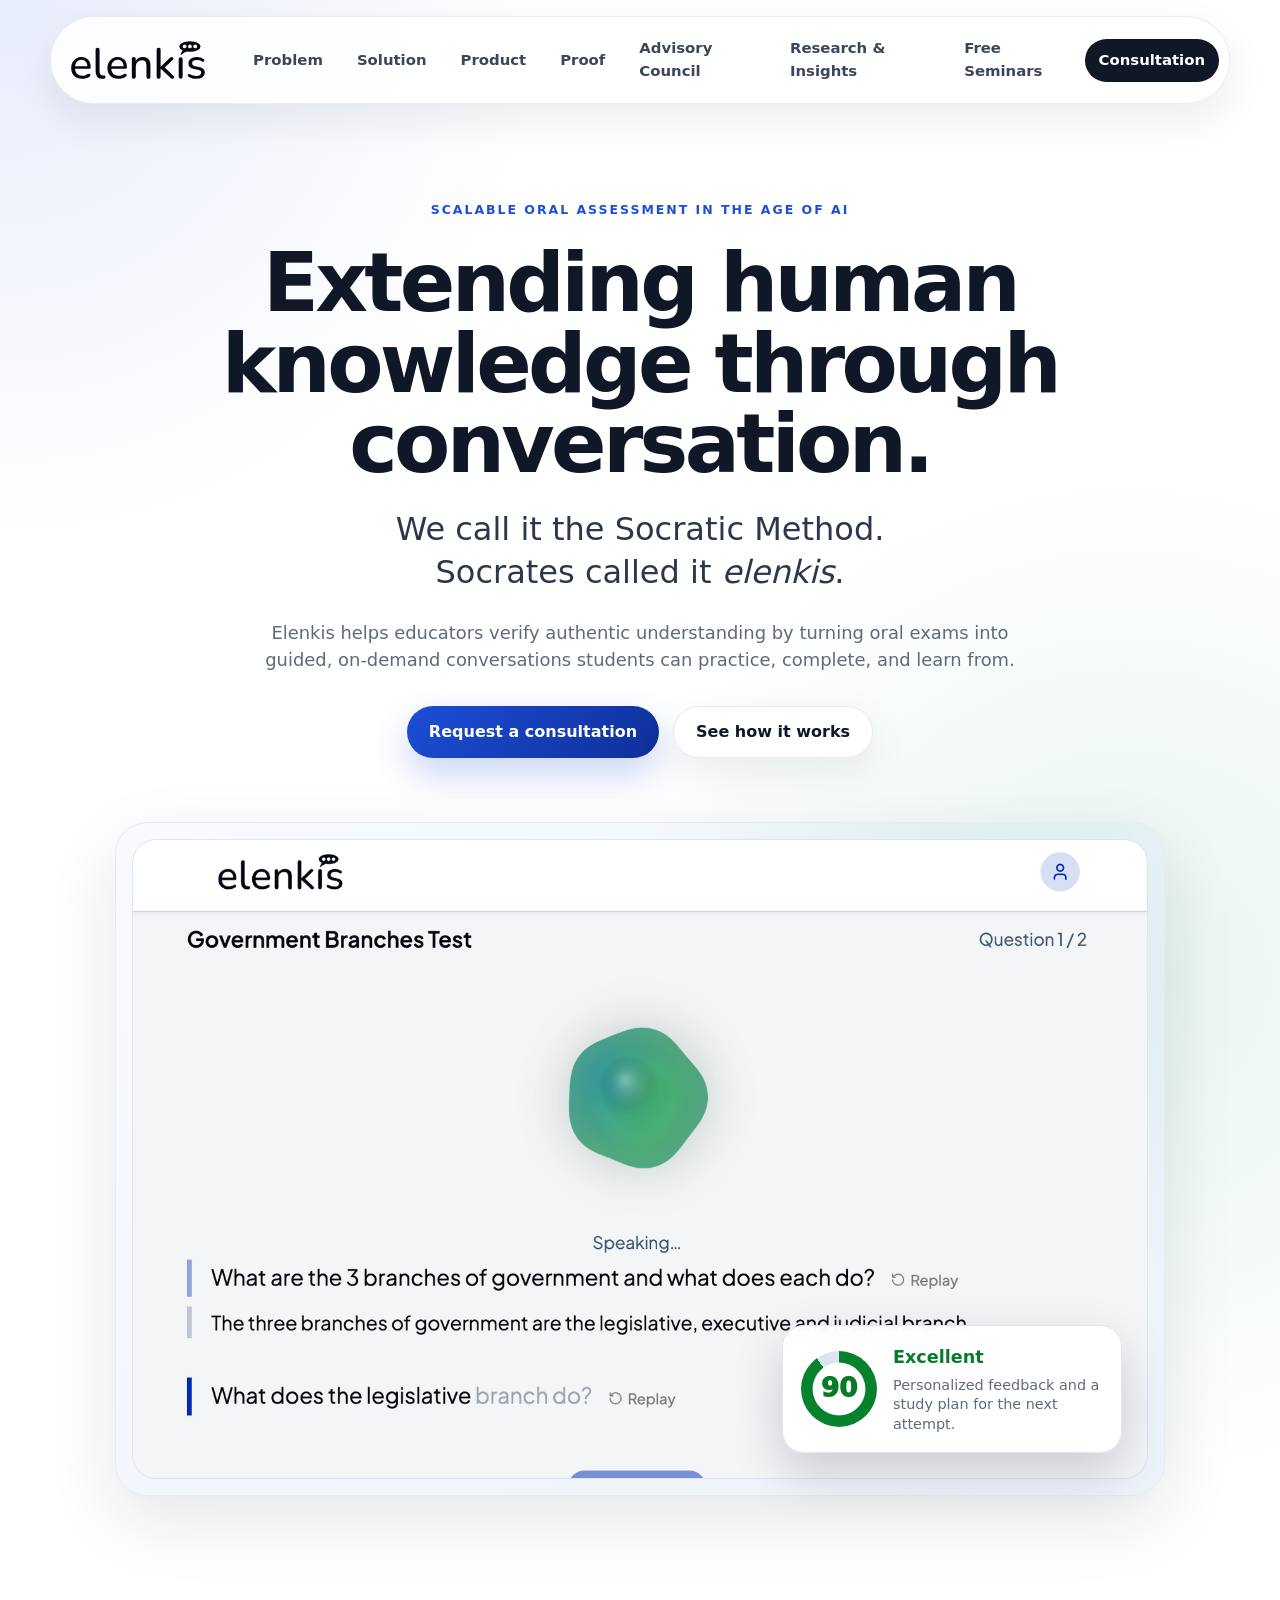
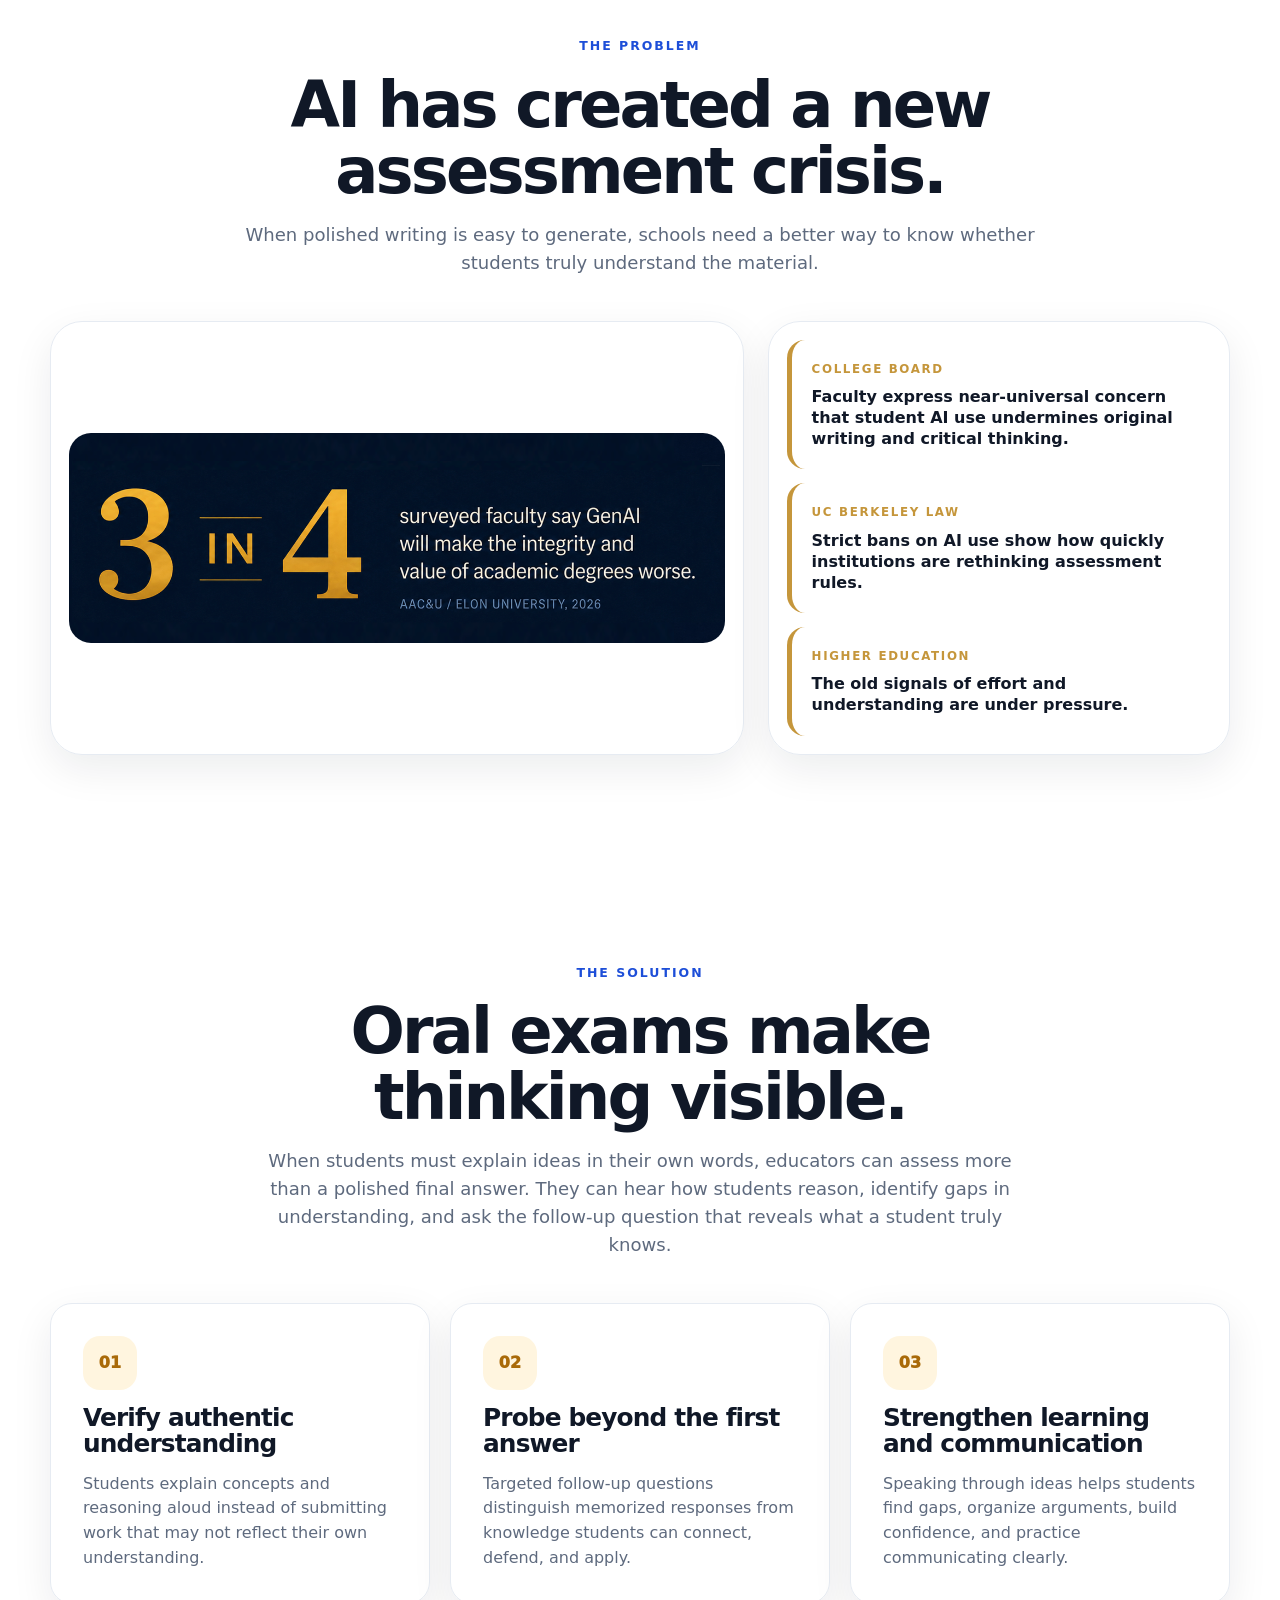
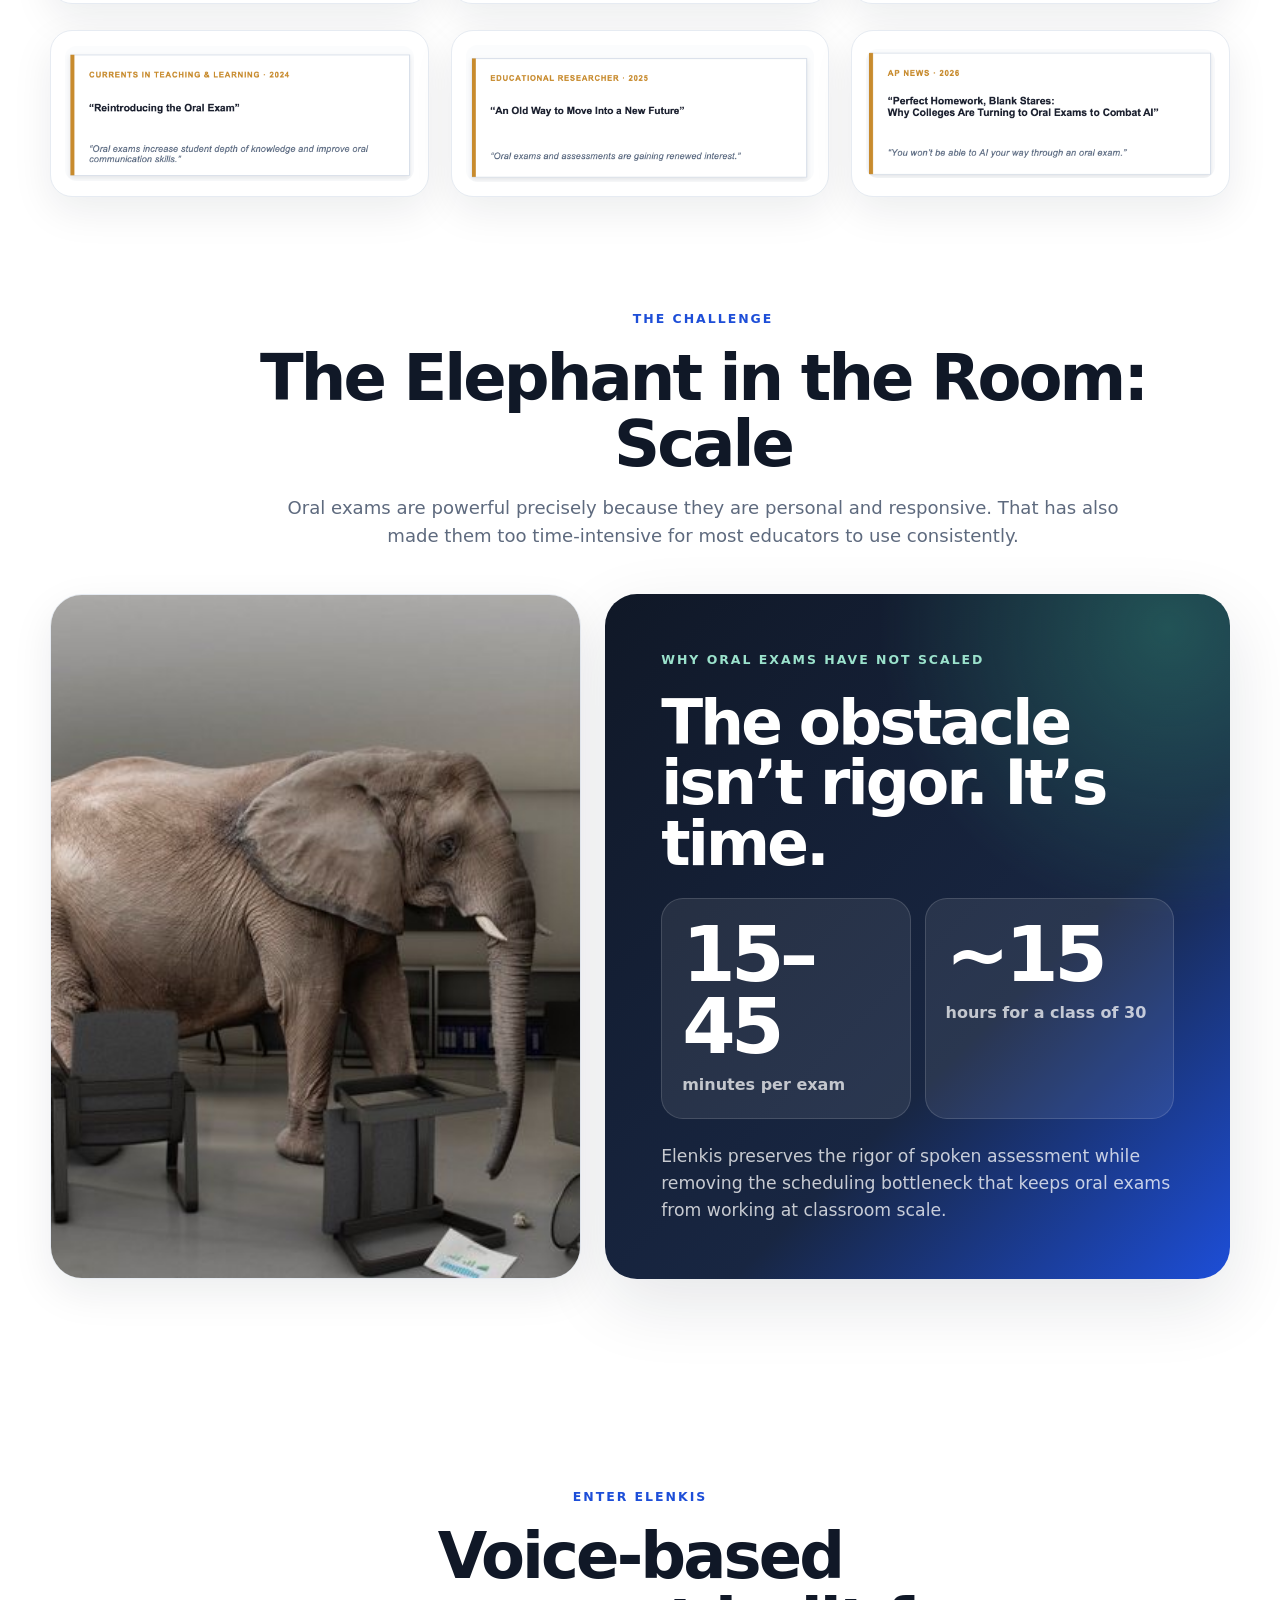
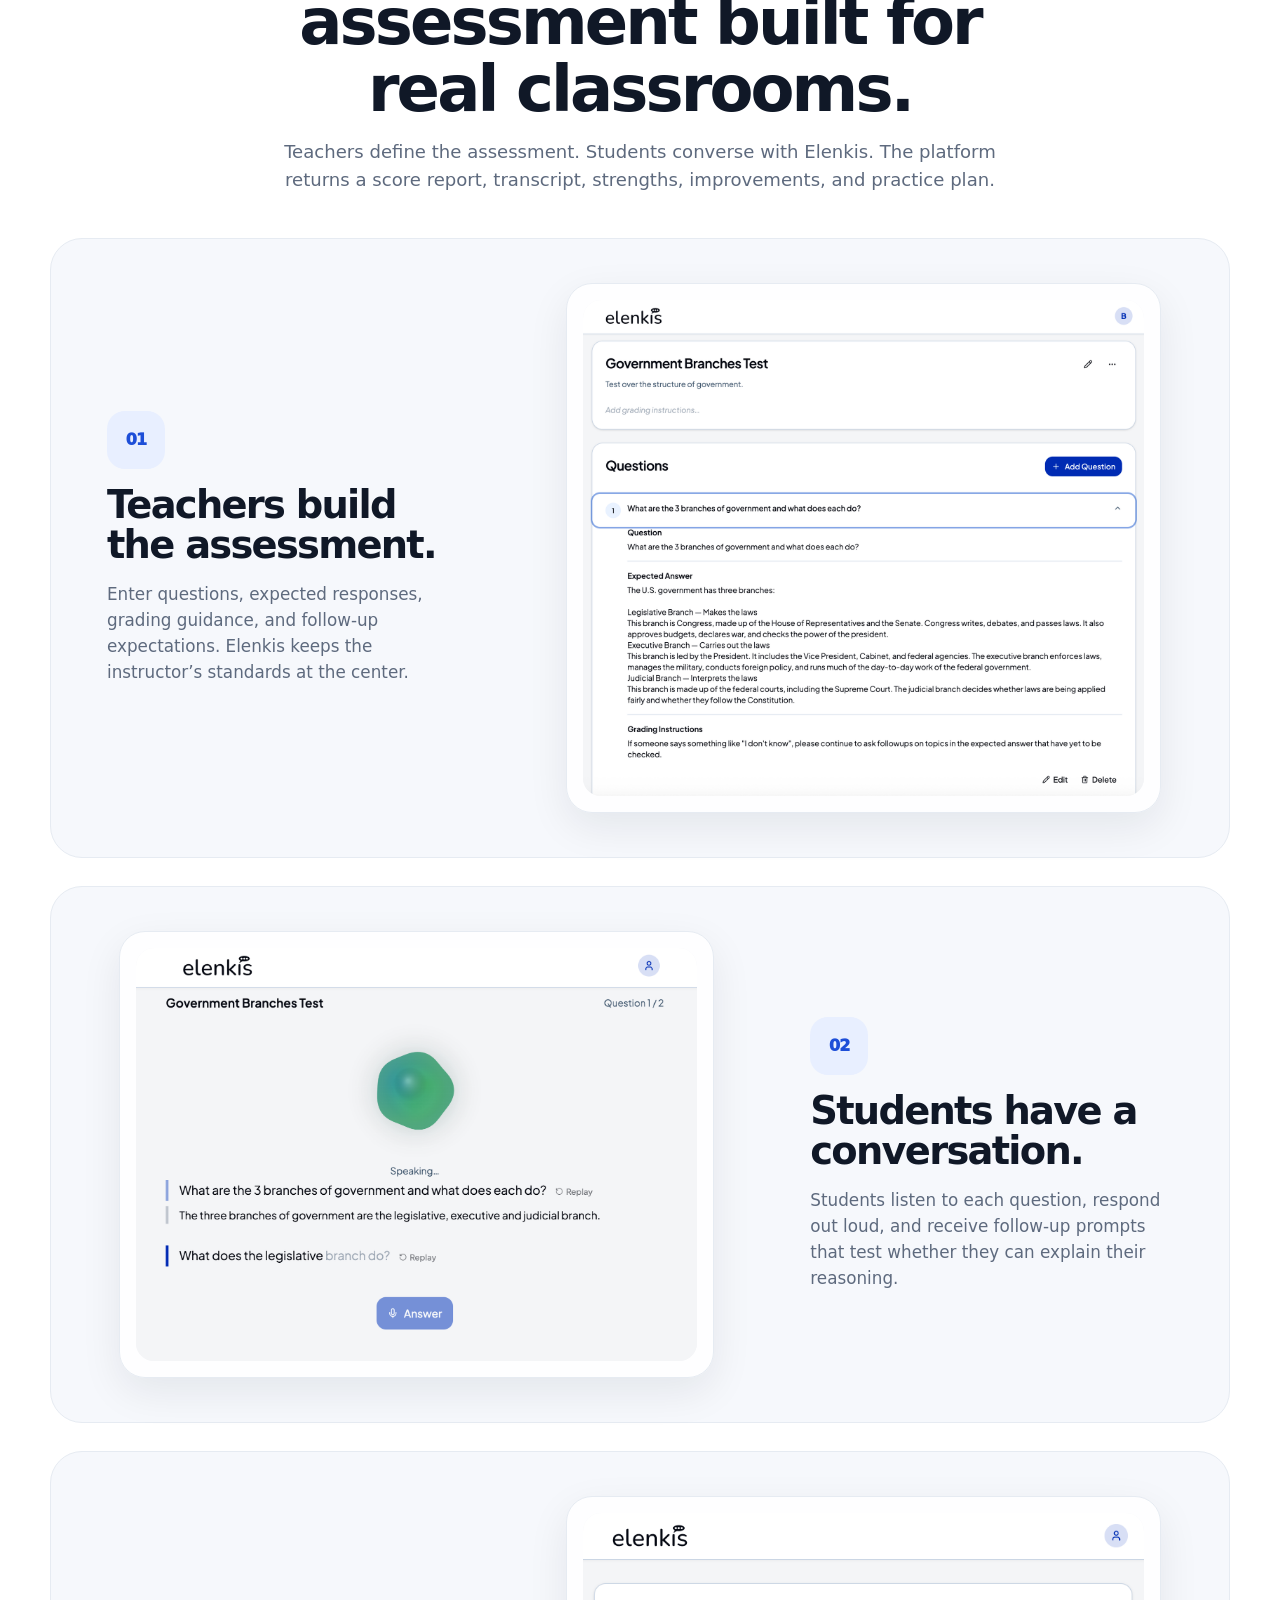
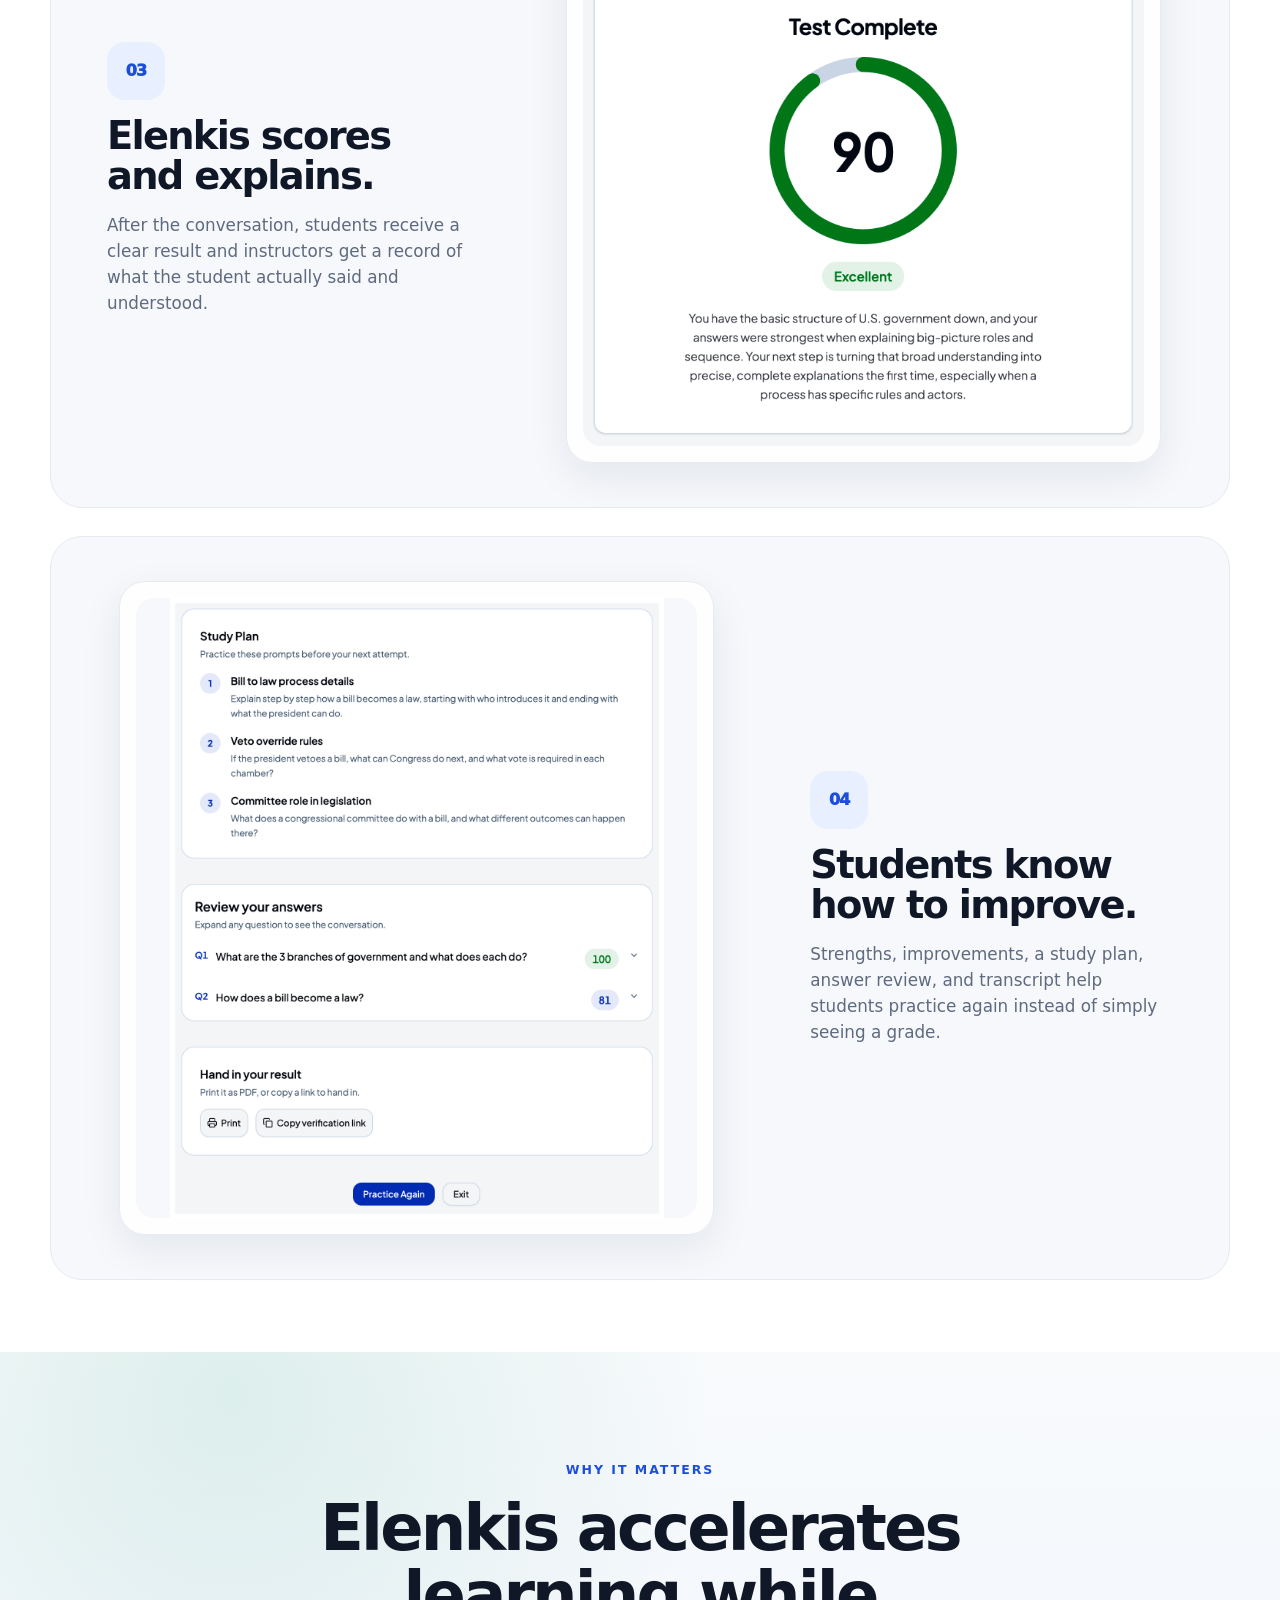
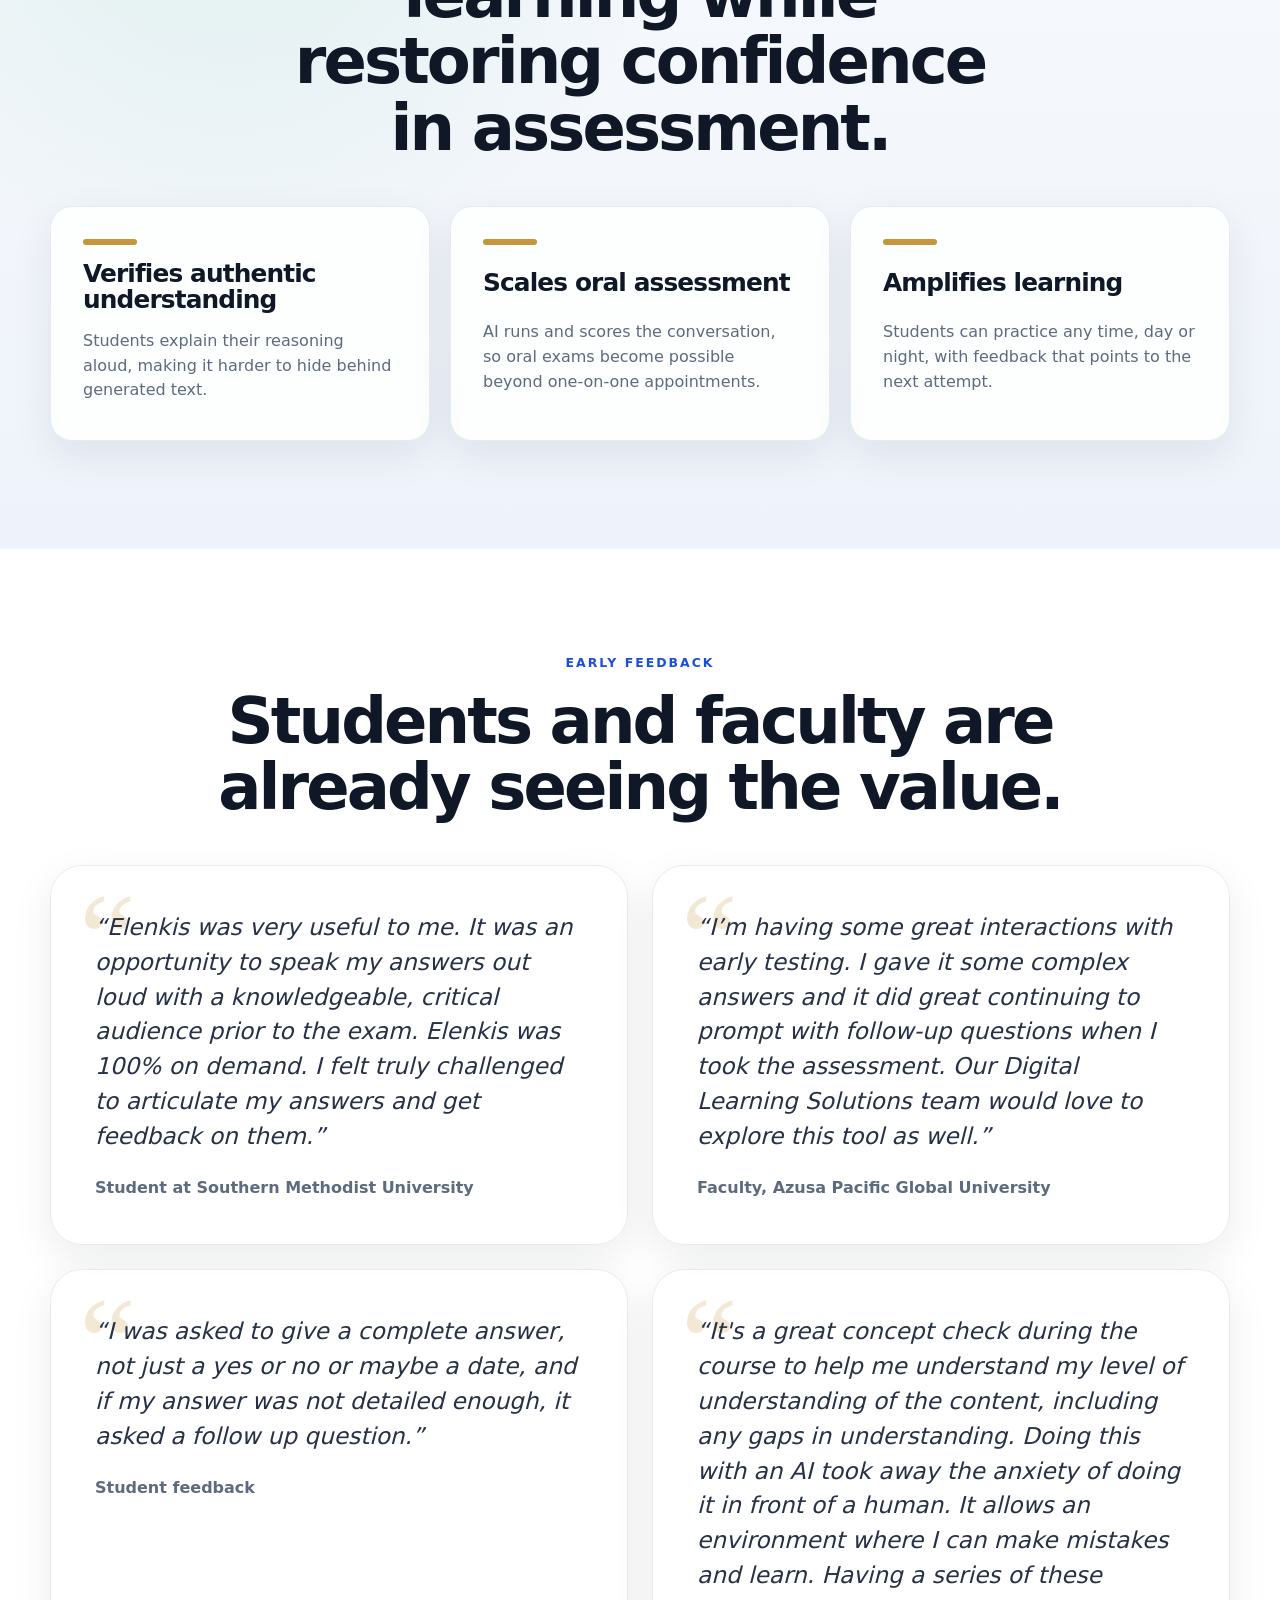
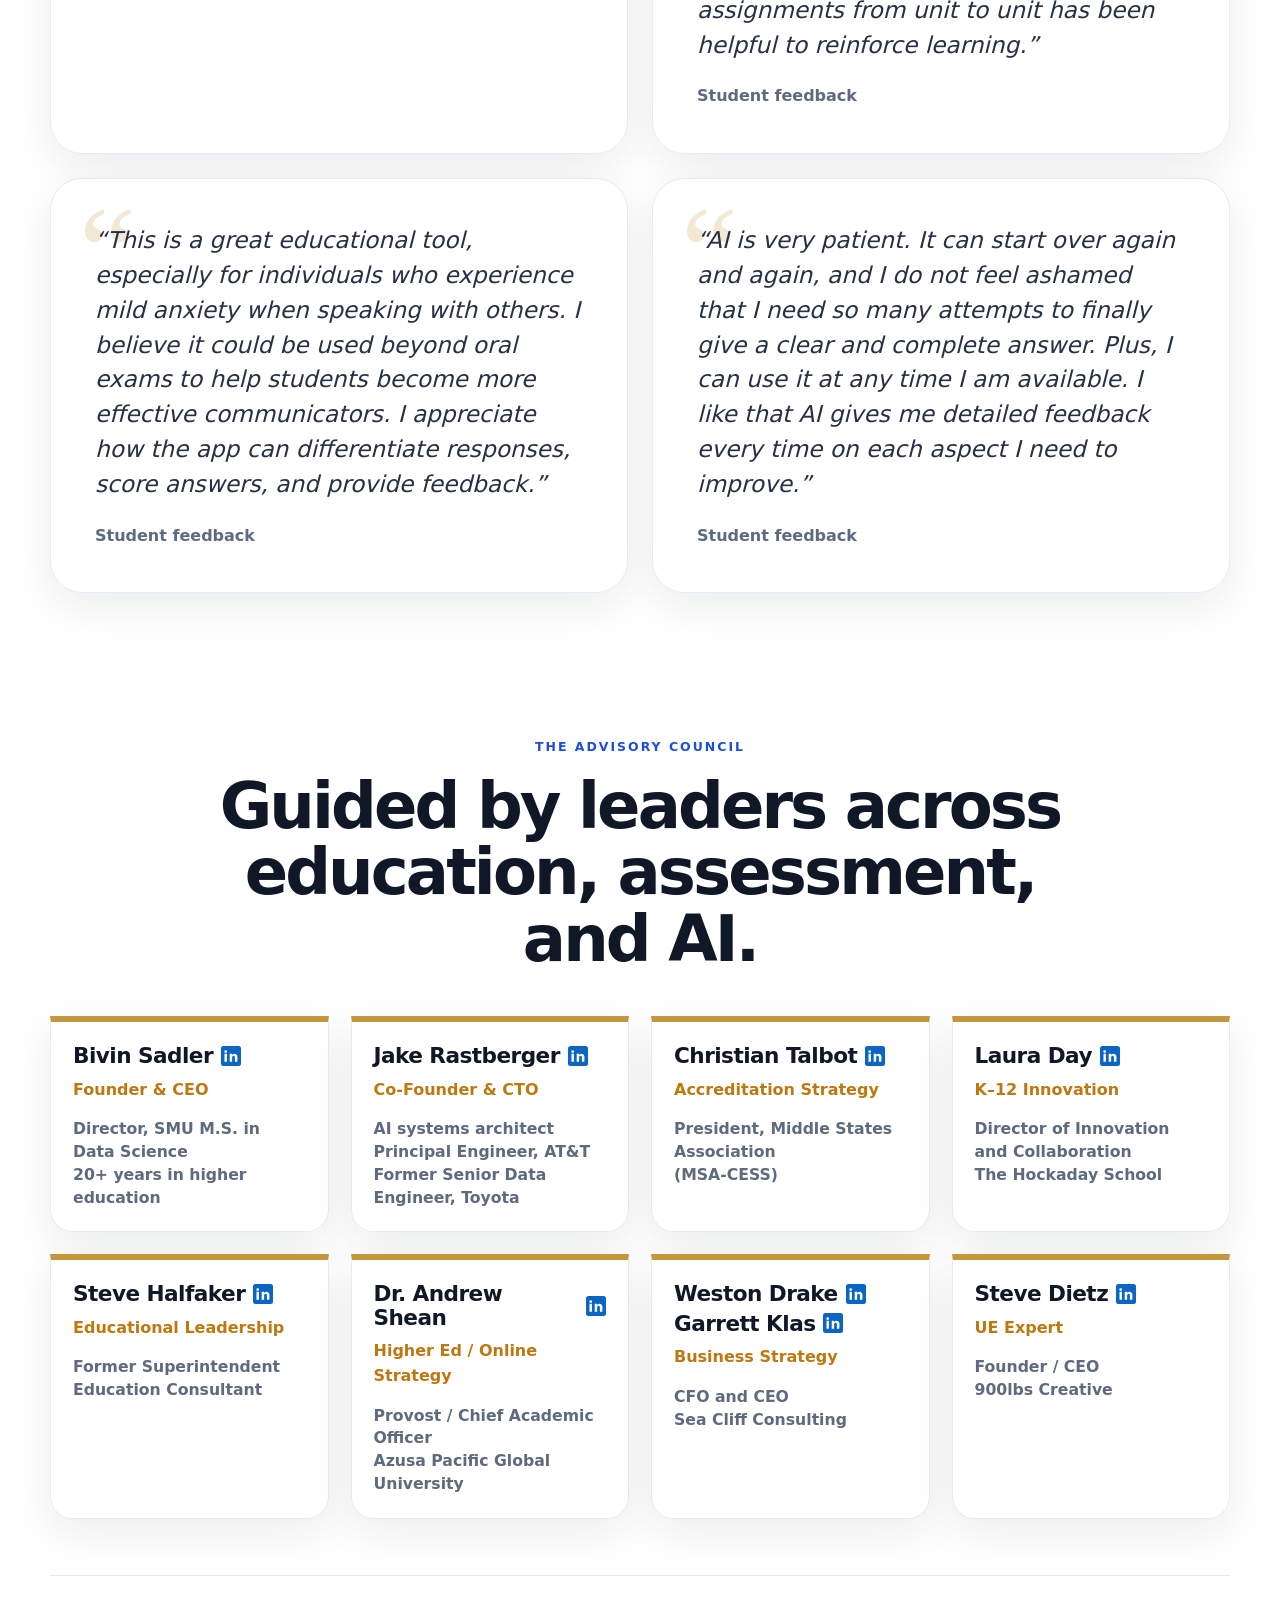
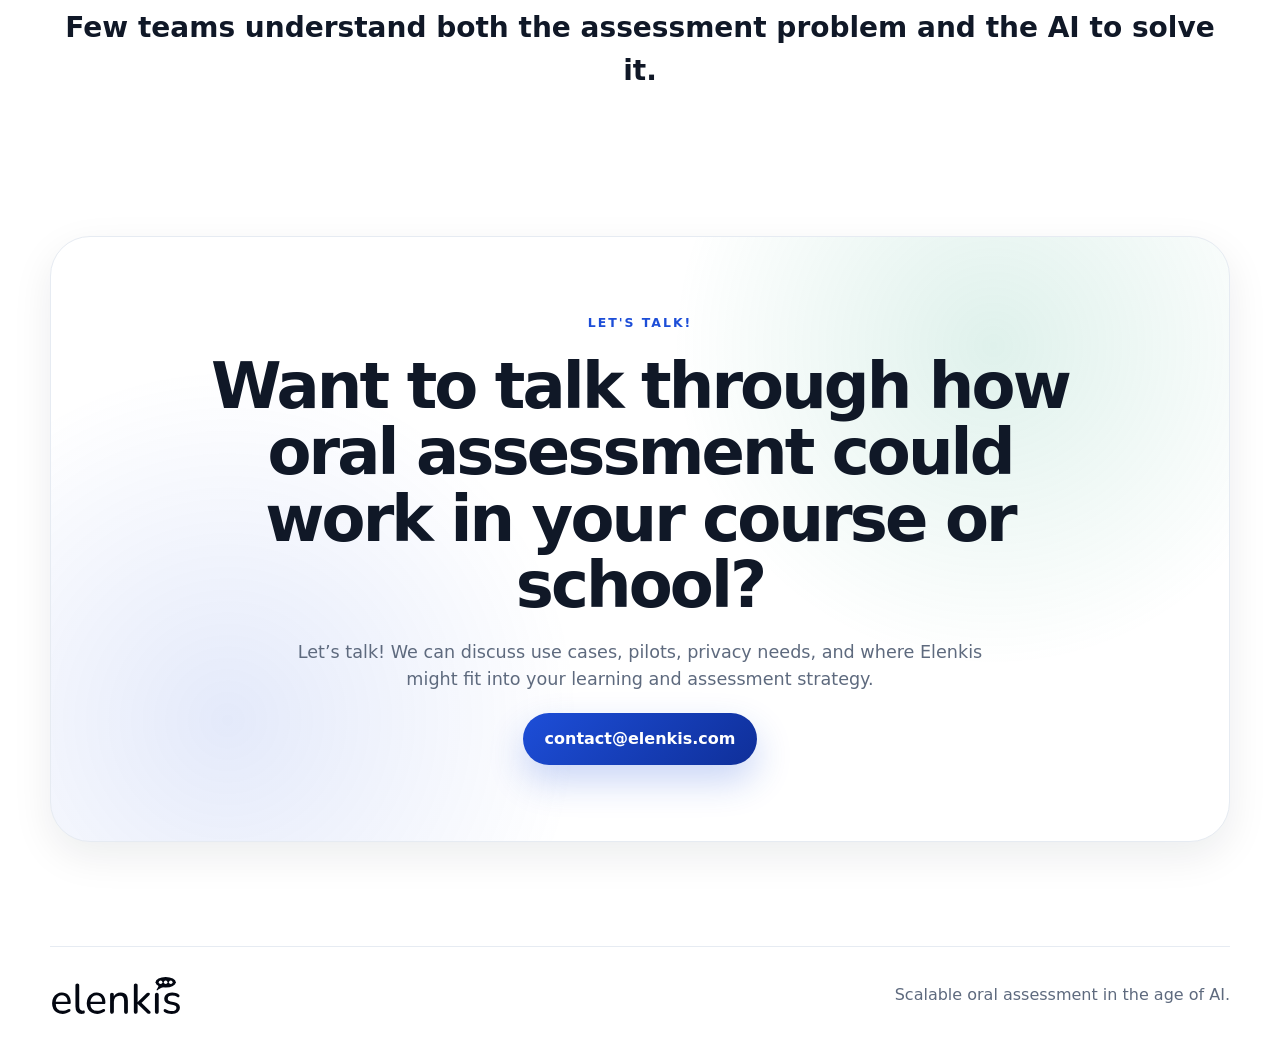
<file: index.html>
<!doctype html>
<html lang="en">
<head>
  <meta charset="utf-8" />
  <meta name="viewport" content="width=device-width, initial-scale=1" />
  <title>Elenkis | Scalable Oral Assessment in the Age of AI</title>
  <meta name="description" content="Elenkis helps schools scale oral assessment, verify authentic understanding, and give students on-demand practice through AI-powered conversation." />
  <link rel="icon" href="assets/elenkis-logo-dark.svg" type="image/svg+xml" />
  <link rel="stylesheet" href="styles.css" />
</head>
<body>
  <header class="site-header" aria-label="Primary navigation">
    <a class="brand" href="#top" aria-label="Elenkis home">
      <img src="assets/elenkis-logo-dark.svg" alt="Elenkis" />
    </a>
    <nav class="nav-links" aria-label="Site sections">
      <a href="#problem">Problem</a>
      <a href="#solution">Solution</a>
      <a href="#product">Product</a>
      <a href="#proof">Proof</a>
      <a href="#team">Advisory Council</a>
      <a href="research-insights.html">Research &amp; Insights</a>
      <a class="nav-seminars" href="seminars.html">Free Seminars</a>
      <a class="nav-cta" href="#contact">Consultation</a>
    </nav>
  </header>

  <main id="top">
    <section class="hero section-pad">
      <div class="hero-copy">
        <p class="eyebrow">Scalable oral assessment in the age of AI</p>
        <h1>Extending human knowledge through conversation.</h1>
        <p class="hero-subtitle">We call it the Socratic Method.<br />Socrates called it <em>elenkis</em>.</p>
        <p class="hero-body">Elenkis helps educators verify authentic understanding by turning oral exams into guided, on-demand conversations students can practice, complete, and learn from.</p>
        <div class="hero-actions">
          <a class="button primary" href="mailto:contact@elenkis.com?subject=Elenkis%20consultation">Request a consultation</a>
          <a class="button secondary" href="#product">See how it works</a>
        </div>
      </div>
      <div class="hero-showcase" aria-label="Elenkis oral assessment and result preview">
        <div class="hero-product-frame">
          <img src="assets/student-conversation.png" alt="Elenkis conducting an oral assessment with a student and asking a follow-up question." />
        </div>
        <div class="hero-result-card">
          <span class="hero-result-ring">90</span>
          <div>
            <strong>Excellent</strong>
            <p>Personalized feedback and a study plan for the next attempt.</p>
          </div>
        </div>
      </div>
    </section>

    <section id="problem" class="section-pad problem-section">
      <div class="section-heading center">
        <p class="eyebrow">The problem</p>
        <h2>AI has created a new assessment crisis.</h2>
        <p>When polished writing is easy to generate, schools need a better way to know whether students truly understand the material.</p>
      </div>

      <div class="problem-grid">
        <article class="stat-card">
          <img src="assets/faculty-concern-3in4.png" alt="3 in 4 surveyed faculty say GenAI will make the integrity and value of academic degrees worse." />
        </article>
        <article class="quote-stack">
          <div class="mini-source-card">
            <span>College Board</span>
            <strong>Faculty express near-universal concern that student AI use undermines original writing and critical thinking.</strong>
          </div>
          <div class="mini-source-card">
            <span>UC Berkeley Law</span>
            <strong>Strict bans on AI use show how quickly institutions are rethinking assessment rules.</strong>
          </div>
          <div class="mini-source-card">
            <span>Higher education</span>
            <strong>The old signals of effort and understanding are under pressure.</strong>
          </div>
        </article>
      </div>
    </section>

    <section id="solution" class="section-pad solution-section">
      <div class="section-heading center narrow">
        <p class="eyebrow">The solution</p>
        <h2>Oral exams make thinking visible.</h2>
        <p>When students must explain ideas in their own words, educators can assess more than a polished final answer. They can hear how students reason, identify gaps in understanding, and ask the follow-up question that reveals what a student truly knows.</p>
      </div>

      <div class="oral-benefit-grid">
        <article>
          <span class="oral-benefit-number">01</span>
          <h3>Verify authentic understanding</h3>
          <p>Students explain concepts and reasoning aloud instead of submitting work that may not reflect their own understanding.</p>
        </article>
        <article>
          <span class="oral-benefit-number">02</span>
          <h3>Probe beyond the first answer</h3>
          <p>Targeted follow-up questions distinguish memorized responses from knowledge students can connect, defend, and apply.</p>
        </article>
        <article>
          <span class="oral-benefit-number">03</span>
          <h3>Strengthen learning and communication</h3>
          <p>Speaking through ideas helps students find gaps, organize arguments, build confidence, and practice communicating clearly.</p>
        </article>
      </div>

      <div class="oral-evidence-grid" aria-label="Evidence supporting oral assessment">
        <figure>
          <img src="assets/oral-exam-teaching.png" alt="Currents in Teaching and Learning highlights research that oral exams increase depth of knowledge and improve communication skills." />
        </figure>
        <figure>
          <img src="assets/oral-exam-research.png" alt="Educational Researcher describes renewed interest in oral exams and assessments." />
        </figure>
        <figure>
          <img src="assets/oral-exam-apnews.png" alt="AP News reports that colleges are turning to oral exams in response to AI-generated work." />
        </figure>
      </div>

      <div class="elephant-heading section-heading center narrow">
        <p class="eyebrow">The challenge</p>
        <h2><span class="elephant-title-line">The Elephant in the Room:</span><span class="elephant-title-line">Scale</span></h2>
        <p>Oral exams are powerful precisely because they are personal and responsive. That has also made them too time-intensive for most educators to use consistently.</p>
      </div>

      <div class="split-panel">
        <div class="image-card elephant-card">
          <img src="assets/elephant-room.jpg" alt="An elephant standing in a classroom, representing the scaling challenge of oral exams." />
        </div>
        <div class="scale-card">
          <p class="eyebrow">Why oral exams have not scaled</p>
          <h3>The obstacle isn’t rigor. It’s time.</h3>
          <div class="time-metrics" aria-label="Oral exam time estimates">
            <div><strong>15–45</strong><span>minutes per exam</span></div>
            <div><strong>~15</strong><span>hours for a class of 30</span></div>
          </div>
          <p>Elenkis preserves the rigor of spoken assessment while removing the scheduling bottleneck that keeps oral exams from working at classroom scale.</p>
        </div>
      </div>
    </section>

    <section id="product" class="section-pad product-section">
      <div class="section-heading center narrow">
        <p class="eyebrow">Enter Elenkis</p>
        <h2>Voice-based assessment built for real classrooms.</h2>
        <p>Teachers define the assessment. Students converse with Elenkis. The platform returns a score report, transcript, strengths, improvements, and practice plan.</p>
      </div>

      <div class="workflow">
        <article class="workflow-row">
          <div class="workflow-copy">
            <span class="step-number">01</span>
            <h3>Teachers build the assessment.</h3>
            <p>Enter questions, expected responses, grading guidance, and follow-up expectations. Elenkis keeps the instructor’s standards at the center.</p>
          </div>
          <figure class="screenshot-card">
            <img src="assets/teacher-builds-assessment.png" alt="Elenkis instructor screen for building a Government Branches Test." />
          </figure>
        </article>

        <article class="workflow-row reverse">
          <div class="workflow-copy">
            <span class="step-number">02</span>
            <h3>Students have a conversation.</h3>
            <p>Students listen to each question, respond out loud, and receive follow-up prompts that test whether they can explain their reasoning.</p>
          </div>
          <figure class="screenshot-card">
            <img src="assets/student-conversation.png" alt="Elenkis student oral assessment interface with a speaking orb and question prompt." />
          </figure>
        </article>

        <article class="workflow-row">
          <div class="workflow-copy">
            <span class="step-number">03</span>
            <h3>Elenkis scores and explains.</h3>
            <p>After the conversation, students receive a clear result and instructors get a record of what the student actually said and understood.</p>
          </div>
          <figure class="screenshot-card screenshot-tall">
            <img src="assets/score-complete-90.png" alt="Elenkis test complete screen with a score of 90, an Excellent rating, and personalized feedback." />
          </figure>
        </article>

        <article class="workflow-row reverse">
          <div class="workflow-copy">
            <span class="step-number">04</span>
            <h3>Students know how to improve.</h3>
            <p>Strengths, improvements, a study plan, answer review, and transcript help students practice again instead of simply seeing a grade.</p>
          </div>
          <figure class="screenshot-card screenshot-tall">
            <img src="assets/score-report-details.png" alt="Elenkis report with a personalized study plan, question scores, answer review, verification link, and practice-again option." />
          </figure>
        </article>
      </div>
    </section>

    <section class="section-pad benefit-section">
      <div class="section-heading center narrow">
        <p class="eyebrow">Why it matters</p>
        <h2>Elenkis accelerates learning while restoring confidence in assessment.</h2>
      </div>
      <div class="benefit-grid">
        <article>
          <span class="gold-bar"></span>
          <h3>Verifies authentic understanding</h3>
          <p>Students explain their reasoning aloud, making it harder to hide behind generated text.</p>
        </article>
        <article>
          <span class="gold-bar"></span>
          <h3>Scales oral assessment</h3>
          <p>AI runs and scores the conversation, so oral exams become possible beyond one-on-one appointments.</p>
        </article>
        <article>
          <span class="gold-bar"></span>
          <h3>Amplifies learning</h3>
          <p>Students can practice any time, day or night, with feedback that points to the next attempt.</p>
        </article>
      </div>
    </section>

    <section id="proof" class="section-pad proof-section">
      <div class="section-heading center">
        <p class="eyebrow">Early feedback</p>
        <h2>Students and faculty are already seeing the value.</h2>
      </div>
      <div class="testimonial-grid">
        <blockquote>
          <p>“Elenkis was very useful to me. It was an opportunity to speak my answers out loud with a knowledgeable, critical audience prior to the exam. Elenkis was 100% on demand. I felt truly challenged to articulate my answers and get feedback on them.”</p>
          <cite>Student at Southern Methodist University</cite>
        </blockquote>
        <blockquote>
          <p>“I’m having some great interactions with early testing. I gave it some complex answers and it did great continuing to prompt with follow-up questions when I took the assessment. Our Digital Learning Solutions team would love to explore this tool as well.”</p>
          <cite>Faculty, Azusa Pacific Global University</cite>
        </blockquote>
        <blockquote>
          <p>“I was asked to give a complete answer, not just a yes or no or maybe a date, and if my answer was not detailed enough, it asked a follow up question.”</p>
          <cite>Student feedback</cite>
        </blockquote>
        <blockquote>
          <p>“It's a great concept check during the course to help me understand my level of understanding of the content, including any gaps in understanding. Doing this with an AI took away the anxiety of doing it in front of a human. It allows an environment where I can make mistakes and learn. Having a series of these assignments from unit to unit has been helpful to reinforce learning.”</p>
          <cite>Student feedback</cite>
        </blockquote>
        <blockquote>
          <p>“This is a great educational tool, especially for individuals who experience mild anxiety when speaking with others. I believe it could be used beyond oral exams to help students become more effective communicators. I appreciate how the app can differentiate responses, score answers, and provide feedback.”</p>
          <cite>Student feedback</cite>
        </blockquote>
        <blockquote>
          <p>“AI is very patient. It can start over again and again, and I do not feel ashamed that I need so many attempts to finally give a clear and complete answer. Plus, I can use it at any time I am available. I like that AI gives me detailed feedback every time on each aspect I need to improve.”</p>
          <cite>Student feedback</cite>
        </blockquote>
      </div>
    </section>

    <section id="team" class="section-pad team-section">
      <div class="section-heading center">
        <p class="eyebrow">The advisory council</p>
        <h2>Guided by leaders across education, assessment, and AI.</h2>
      </div>

      <div class="team-grid">
        <article class="team-card">
          <h3>Bivin Sadler <a class="team-link" href="https://www.linkedin.com/in/bivin-sadler/" target="_blank" rel="noopener noreferrer" aria-label="Bivin Sadler on LinkedIn"><img src="assets/linkedin-mark.svg" alt="" aria-hidden="true" /></a></h3>
          <p class="team-role">Founder &amp; CEO</p>
          <p class="team-bio">Director, SMU M.S. in Data Science<br />20+ years in higher education</p>
        </article>

        <article class="team-card">
          <h3>Jake Rastberger <a class="team-link" href="https://www.linkedin.com/in/jakerastberger/" target="_blank" rel="noopener noreferrer" aria-label="Jake Rastberger on LinkedIn"><img src="assets/linkedin-mark.svg" alt="" aria-hidden="true" /></a></h3>
          <p class="team-role">Co-Founder &amp; CTO</p>
          <p class="team-bio">AI systems architect<br />Principal Engineer, AT&amp;T<br />Former Senior Data Engineer, Toyota</p>
        </article>

        <article class="team-card">
          <h3>Christian Talbot <a class="team-link" href="https://www.linkedin.com/in/christian-talbot/" target="_blank" rel="noopener noreferrer" aria-label="Christian Talbot on LinkedIn"><img src="assets/linkedin-mark.svg" alt="" aria-hidden="true" /></a></h3>
          <p class="team-role">Accreditation Strategy</p>
          <p class="team-bio">President, Middle States Association<br />(MSA-CESS)</p>
        </article>

        <article class="team-card">
          <h3>Laura Day <a class="team-link" href="https://www.linkedin.com/in/laura-day-5369b42b7/" target="_blank" rel="noopener noreferrer" aria-label="Laura Day on LinkedIn"><img src="assets/linkedin-mark.svg" alt="" aria-hidden="true" /></a></h3>
          <p class="team-role">K–12 Innovation</p>
          <p class="team-bio">Director of Innovation and Collaboration<br />The Hockaday School</p>
        </article>

        <article class="team-card">
          <h3>Steve Halfaker <a class="team-link" href="https://www.linkedin.com/in/steve-halfaker-b121a420/" target="_blank" rel="noopener noreferrer" aria-label="Steve Halfaker on LinkedIn"><img src="assets/linkedin-mark.svg" alt="" aria-hidden="true" /></a></h3>
          <p class="team-role">Educational Leadership</p>
          <p class="team-bio">Former Superintendent<br />Education Consultant</p>
        </article>

        <article class="team-card">
          <h3>Dr. Andrew Shean <a class="team-link" href="https://www.linkedin.com/in/andrew-shean/" target="_blank" rel="noopener noreferrer" aria-label="Andrew Shean on LinkedIn"><img src="assets/linkedin-mark.svg" alt="" aria-hidden="true" /></a></h3>
          <p class="team-role">Higher Ed / Online Strategy</p>
          <p class="team-bio">Provost / Chief Academic Officer<br />Azusa Pacific Global University</p>
        </article>

        <article class="team-card">
          <h3>Weston Drake <a class="team-link" href="https://www.linkedin.com/in/weston-drake-cpa-17a8436/" target="_blank" rel="noopener noreferrer" aria-label="Weston Drake on LinkedIn"><img src="assets/linkedin-mark.svg" alt="" aria-hidden="true" /></a></h3>
          <h3 class="team-second-name">Garrett Klas <a class="team-link" href="https://www.linkedin.com/in/garrettklas/" target="_blank" rel="noopener noreferrer" aria-label="Garrett Klas on LinkedIn"><img src="assets/linkedin-mark.svg" alt="" aria-hidden="true" /></a></h3>
          <p class="team-role">Business Strategy</p>
          <p class="team-bio">CFO and CEO<br />Sea Cliff Consulting</p>
        </article>

        <article class="team-card">
          <h3>Steve Dietz <a class="team-link" href="https://www.linkedin.com/in/steve-deitz-2a46b3a/" target="_blank" rel="noopener noreferrer" aria-label="Steve Dietz on LinkedIn"><img src="assets/linkedin-mark.svg" alt="" aria-hidden="true" /></a></h3>
          <p class="team-role">UE Expert</p>
          <p class="team-bio">Founder / CEO<br />900lbs Creative</p>
        </article>
      </div>

      <p class="team-closing">Few teams understand both the assessment problem and the AI to solve it.</p>
    </section>

    <section id="contact" class="section-pad contact-section">
      <div class="contact-card">
        <p class="eyebrow">Let's Talk!</p>
        <h2>Want to talk through how oral assessment could work in your course or school?</h2>
        <p>Let’s talk! We can discuss use cases, pilots, privacy needs, and where Elenkis might fit into your learning and assessment strategy.</p>
        <a class="button primary" href="mailto:contact@elenkis.com?subject=Elenkis%20consultation">contact@elenkis.com</a>
      </div>
    </section>
  </main>

  <footer class="site-footer">
    <img src="assets/elenkis-logo-dark.svg" alt="Elenkis" />
    <p>Scalable oral assessment in the age of AI.</p>
  </footer>
</body>
</html>
</file>
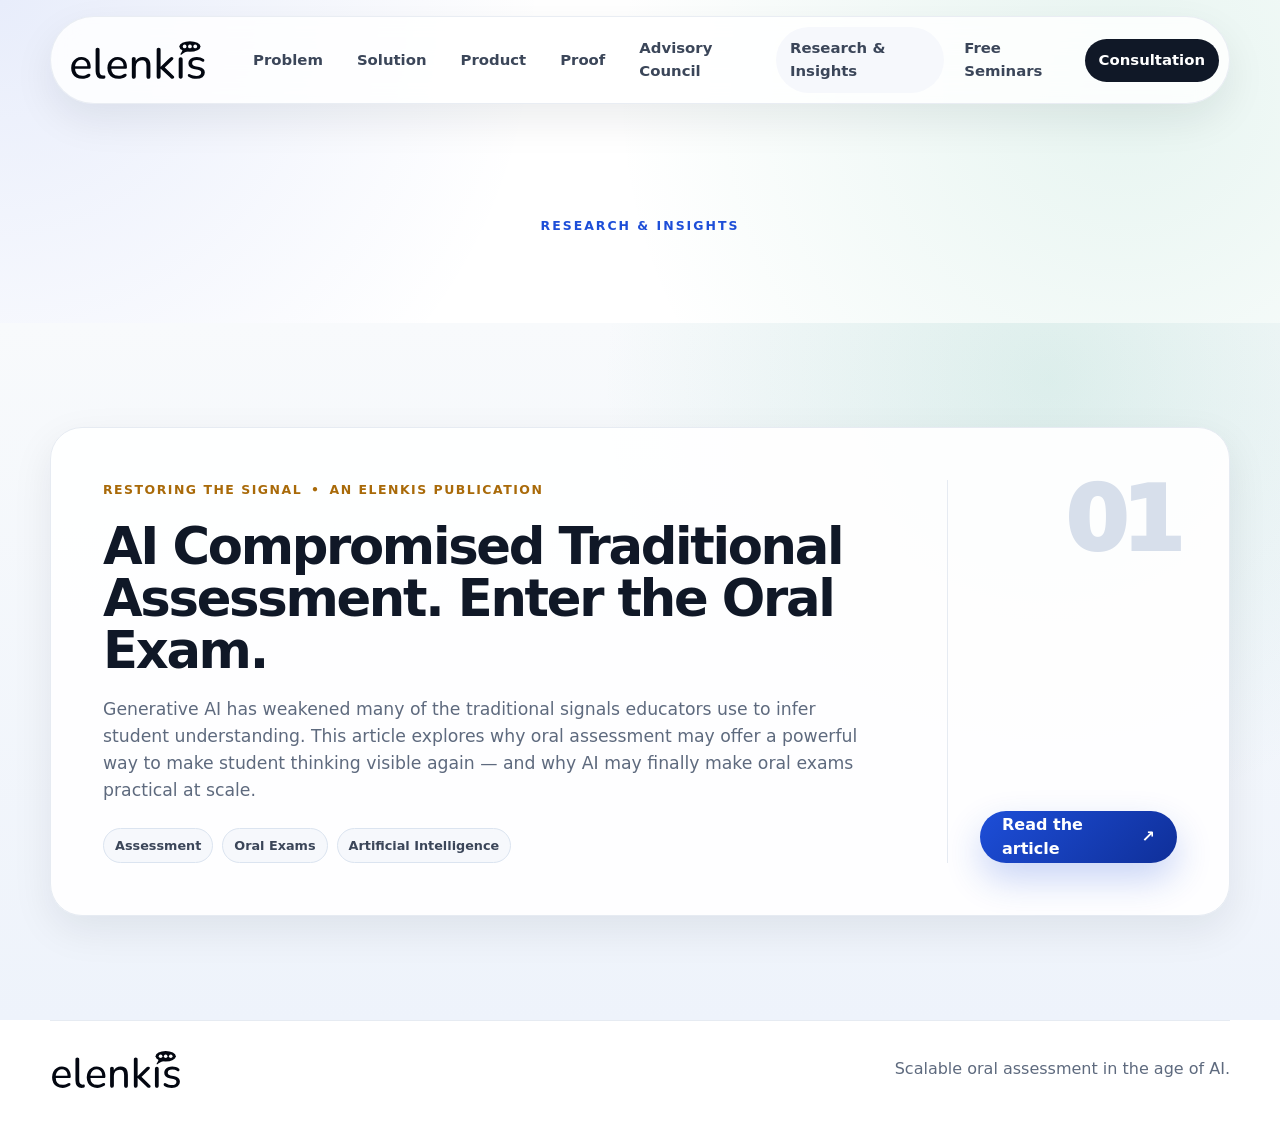
<file: research-insights.html>
<!doctype html>
<html lang="en">
<head>
  <meta charset="utf-8" />
  <meta name="viewport" content="width=device-width, initial-scale=1" />
  <title>Research &amp; Insights | Elenkis</title>
  <meta name="description" content="Research, analysis, and selected articles on assessment, oral exams, learning, and AI from Elenkis and Restoring the Signal." />
  <link rel="icon" href="assets/elenkis-logo-dark.svg" type="image/svg+xml" />
  <link rel="stylesheet" href="styles.css" />
</head>
<body>
  <header class="site-header" aria-label="Primary navigation">
    <a class="brand" href="index.html#top" aria-label="Elenkis home">
      <img src="assets/elenkis-logo-dark.svg" alt="Elenkis" />
    </a>
    <nav class="nav-links" aria-label="Site sections">
      <a href="index.html#problem">Problem</a>
      <a href="index.html#solution">Solution</a>
      <a href="index.html#product">Product</a>
      <a href="index.html#proof">Proof</a>
      <a href="index.html#team">Advisory Council</a>
      <a href="research-insights.html" aria-current="page">Research &amp; Insights</a>
      <a class="nav-seminars" href="seminars.html">Free Seminars</a>
      <a class="nav-cta" href="index.html#contact">Consultation</a>
    </nav>
  </header>

  <main id="top">
    <section class="research-hero section-pad">
      <div class="section-heading center research-heading">
        <p class="eyebrow">Research &amp; Insights</p>
      </div>
    </section>

    <section class="research-library" aria-label="Selected articles">
      <div class="research-library-inner">
        <article class="insight-card">
          <div class="insight-card-copy">
            <div class="insight-meta">
              <span>Restoring the Signal</span>
              <span aria-hidden="true">•</span>
              <span>An Elenkis Publication</span>
            </div>
            <h3>AI Compromised Traditional Assessment. Enter the Oral Exam.</h3>
            <p>Generative AI has weakened many of the traditional signals educators use to infer student understanding. This article explores why oral assessment may offer a powerful way to make student thinking visible again — and why AI may finally make oral exams practical at scale.</p>
            <div class="insight-tags" aria-label="Article topics">
              <span>Assessment</span>
              <span>Oral Exams</span>
              <span>Artificial Intelligence</span>
            </div>
          </div>
          <div class="insight-card-action">
            <span class="insight-index" aria-hidden="true">01</span>
            <a class="button primary" href="https://lab.elenkis.com/ai-compromised-assessment-enter-the-oral-exam/" target="_blank" rel="noopener noreferrer">Read the article <span aria-hidden="true">↗</span></a>
          </div>
        </article>
      </div>
    </section>
  </main>

  <footer class="site-footer">
    <img src="assets/elenkis-logo-dark.svg" alt="Elenkis" />
    <p>Scalable oral assessment in the age of AI.</p>
  </footer>
</body>
</html>
</file>
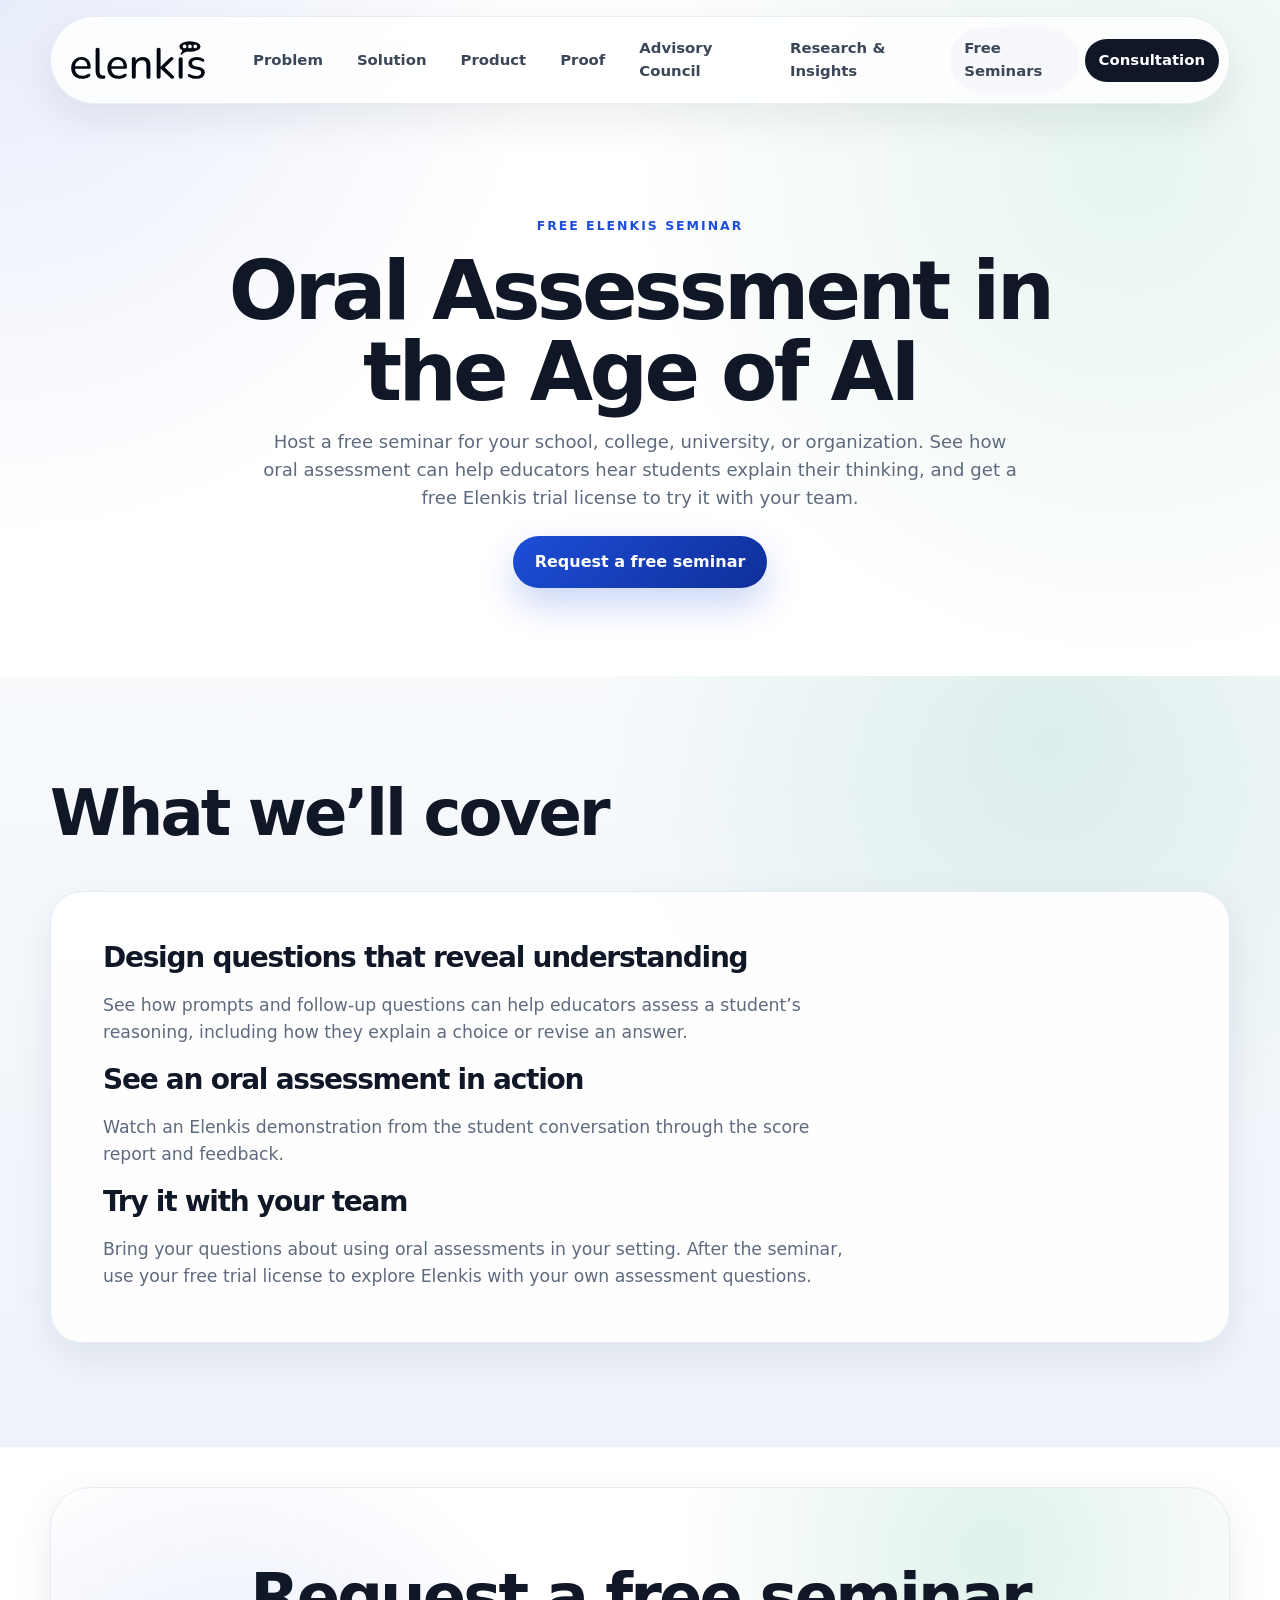
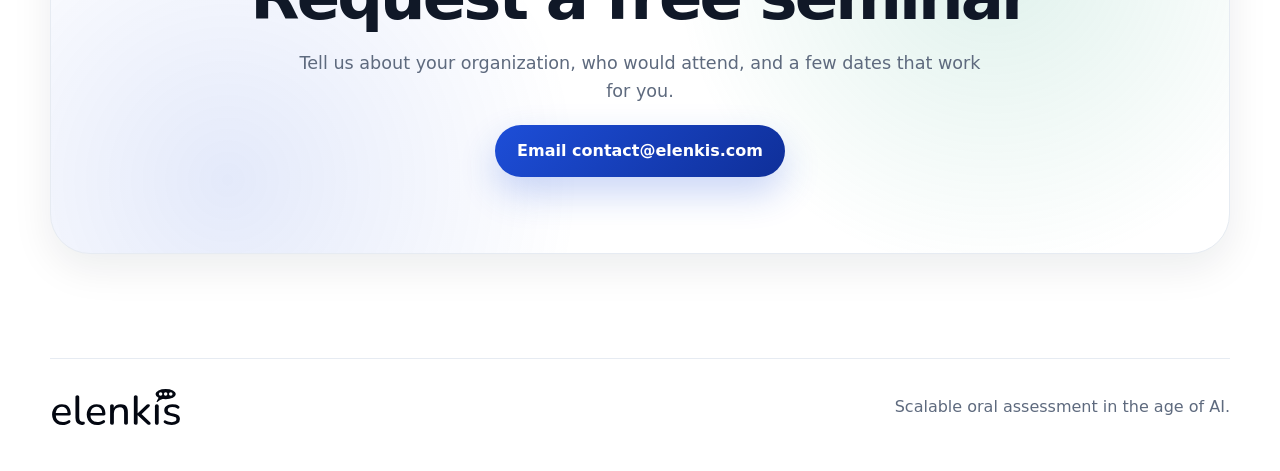
<file: seminars.html>
<!doctype html>
<html lang="en">
<head>
  <meta charset="utf-8" />
  <meta name="viewport" content="width=device-width, initial-scale=1" />
  <title>Free Seminars | Elenkis</title>
  <meta name="description" content="Host a free Elenkis seminar on oral assessment in the age of AI and get a free trial license for your organization." />
  <link rel="icon" href="assets/elenkis-logo-dark.svg" type="image/svg+xml" />
  <link rel="stylesheet" href="styles.css" />
</head>
<body>
  <header class="site-header" aria-label="Primary navigation">
    <a class="brand" href="index.html#top" aria-label="Elenkis home">
      <img src="assets/elenkis-logo-dark.svg" alt="Elenkis" />
    </a>
    <nav class="nav-links" aria-label="Site sections">
      <a href="index.html#problem">Problem</a>
      <a href="index.html#solution">Solution</a>
      <a href="index.html#product">Product</a>
      <a href="index.html#proof">Proof</a>
      <a href="index.html#team">Advisory Council</a>
      <a href="research-insights.html">Research &amp; Insights</a>
      <a class="nav-seminars" href="seminars.html" aria-current="page">Free Seminars</a>
      <a class="nav-cta" href="index.html#contact">Consultation</a>
    </nav>
  </header>

  <main id="top">
    <section class="research-hero section-pad" aria-labelledby="seminar-title">
      <div class="section-heading center research-heading">
        <p class="eyebrow">Free Elenkis seminar</p>
        <h1 id="seminar-title">Oral Assessment in the Age of AI</h1>
        <p>Host a free seminar for your school, college, university, or organization. See how oral assessment can help educators hear students explain their thinking, and get a free Elenkis trial license to try it with your team.</p>
        <div class="hero-actions">
          <a class="button primary" href="#request">Request a free seminar</a>
        </div>
      </div>
    </section>

    <section class="research-library" aria-labelledby="seminar-agenda">
      <div class="research-library-inner">
        <div class="section-heading">
          <h2 id="seminar-agenda">What we’ll cover</h2>
        </div>
        <div class="insight-card seminar-agenda">
          <div class="insight-card-copy">
            <h3>Design questions that reveal understanding</h3>
            <p>See how prompts and follow-up questions can help educators assess a student’s reasoning, including how they explain a choice or revise an answer.</p>
            <h3>See an oral assessment in action</h3>
            <p>Watch an Elenkis demonstration from the student conversation through the score report and feedback.</p>
            <h3>Try it with your team</h3>
            <p>Bring your questions about using oral assessments in your setting. After the seminar, use your free trial license to explore Elenkis with your own assessment questions.</p>
          </div>
        </div>
      </div>
    </section>

    <section id="request" class="section-pad contact-section" aria-labelledby="request-title">
      <div class="contact-card">
        <h2 id="request-title">Request a free seminar</h2>
        <p>Tell us about your organization, who would attend, and a few dates that work for you.</p>
        <a class="button primary" href="mailto:contact@elenkis.com?subject=Free%20Elenkis%20seminar&amp;body=Organization%3A%0AAudience%3A%0APreferred%20dates%3A%0A">Email contact@elenkis.com</a>
      </div>
    </section>
  </main>

  <footer class="site-footer">
    <img src="assets/elenkis-logo-dark.svg" alt="Elenkis" />
    <p>Scalable oral assessment in the age of AI.</p>
  </footer>
</body>
</html>
</file>
<file: styles.css>
:root {
  --ink: #101827;
  --muted: #5e6a7e;
  --line: #e6ebf2;
  --soft: #f6f8fc;
  --white: #ffffff;
  --blue: #1d4ed8;
  --blue-dark: #0f2f99;
  --blue-soft: #e8efff;
  --green: #38a987;
  --gold: #c5963b;
  --shadow: 0 24px 70px rgba(15, 23, 42, 0.11);
  --shadow-soft: 0 14px 40px rgba(15, 23, 42, 0.08);
  --radius-lg: 32px;
  --radius-md: 22px;
  --max: 1180px;
}

* {
  box-sizing: border-box;
}

html {
  scroll-behavior: smooth;
}

body {
  margin: 0;
  font-family: Inter, ui-sans-serif, system-ui, -apple-system, BlinkMacSystemFont, "Segoe UI", sans-serif;
  color: var(--ink);
  background:
    radial-gradient(circle at top left, rgba(29, 78, 216, 0.10), transparent 34rem),
    radial-gradient(circle at 88% 8%, rgba(56, 169, 135, 0.12), transparent 32rem),
    var(--white);
  line-height: 1.55;
}

img {
  display: block;
  max-width: 100%;
}

a {
  color: inherit;
  text-decoration: none;
}

p {
  margin: 0;
}

h1, h2, h3 {
  margin: 0;
  line-height: 1.04;
  letter-spacing: -0.045em;
}

h1 {
  font-size: clamp(3rem, 8vw, 6.6rem);
}

h2 {
  font-size: clamp(2.25rem, 5vw, 4.6rem);
}

h3 {
  font-size: clamp(1.55rem, 3vw, 2.45rem);
}

.site-header {
  position: sticky;
  top: 0;
  z-index: 20;
  display: flex;
  align-items: center;
  justify-content: space-between;
  gap: 2rem;
  width: min(var(--max), calc(100% - 32px));
  margin: 16px auto 0;
  padding: 10px 10px 10px 18px;
  background: rgba(255, 255, 255, 0.82);
  border: 1px solid rgba(230, 235, 242, 0.86);
  border-radius: 999px;
  backdrop-filter: blur(16px);
  box-shadow: 0 16px 40px rgba(15, 23, 42, 0.08);
}

.brand {
  display: inline-flex;
  align-items: center;
  min-width: 128px;
}

.brand img {
  width: 148px;
  height: auto;
}

.nav-links {
  display: flex;
  align-items: center;
  gap: 6px;
  color: #3b4659;
  font-weight: 700;
  font-size: 0.93rem;
}

.nav-links a {
  padding: 10px 14px;
  border-radius: 999px;
}

.nav-links a:hover {
  background: var(--soft);
}

.nav-links .nav-cta {
  color: var(--white);
  background: var(--ink);
}

.nav-links .nav-cta:hover {
  background: var(--blue);
}

.section-pad {
  width: min(var(--max), calc(100% - 32px));
  margin: 0 auto;
  padding: 104px 0;
}

.hero {
  display: block;
  min-height: auto;
  padding-top: 96px;
  padding-bottom: 80px;
}

.eyebrow {
  color: var(--blue);
  text-transform: uppercase;
  letter-spacing: 0.16em;
  font-size: 0.78rem;
  font-weight: 900;
}

.hero-copy {
  display: grid;
  justify-items: center;
  gap: 24px;
  max-width: 1040px;
  margin: 0 auto;
  text-align: center;
}

.hero h1 {
  max-width: 1000px;
  font-size: clamp(3.2rem, 6.4vw, 5.5rem);
  line-height: 0.98;
}

.hero-subtitle {
  max-width: 860px;
  color: #2d374b;
  font-size: clamp(1.3rem, 2.6vw, 2rem);
  line-height: 1.35;
}

.hero-body {
  max-width: 790px;
  color: var(--muted);
  font-size: 1.12rem;
}

.hero-actions {
  display: flex;
  justify-content: center;
  flex-wrap: wrap;
  gap: 14px;
  padding-top: 8px;
}

.hero-showcase {
  position: relative;
  width: min(1050px, 100%);
  margin: 64px auto 0;
  padding: 16px;
  border: 1px solid var(--line);
  border-radius: var(--radius-lg);
  background:
    radial-gradient(circle at 85% 18%, rgba(56, 169, 135, 0.14), transparent 24rem),
    linear-gradient(145deg, #f8faff, #edf3fb);
  box-shadow: var(--shadow);
}

.hero-product-frame {
  height: clamp(460px, 54vw, 640px);
  border: 1px solid #dbe4f0;
  border-radius: 24px;
  overflow: hidden;
  background: #f5f7fa;
}

.hero-product-frame img {
  width: 100%;
  height: 100%;
  object-fit: cover;
  object-position: center top;
}

.hero-result-card {
  position: absolute;
  right: 42px;
  bottom: 42px;
  display: flex;
  align-items: center;
  gap: 16px;
  width: min(340px, calc(100% - 84px));
  padding: 18px;
  border: 1px solid #dfe7f2;
  border-radius: 22px;
  background: rgba(255, 255, 255, 0.95);
  box-shadow: 0 20px 50px rgba(15, 23, 42, 0.18);
  backdrop-filter: blur(12px);
}

.hero-result-ring {
  display: grid;
  place-items: center;
  flex: 0 0 76px;
  width: 76px;
  height: 76px;
  color: #087b2a;
  font-size: 1.65rem;
  font-weight: 950;
  border-radius: 50%;
  background:
    radial-gradient(circle at center, white 48%, transparent 50%),
    conic-gradient(#07822c 90%, #dbe5f2 0);
}

.hero-result-card strong {
  display: block;
  color: #087b2a;
  font-size: 1.1rem;
}

.hero-result-card p {
  margin-top: 5px;
  color: var(--muted);
  font-size: 0.9rem;
  line-height: 1.35;
}

.button {
  display: inline-flex;
  align-items: center;
  justify-content: center;
  min-height: 52px;
  padding: 0 22px;
  border-radius: 999px;
  font-weight: 850;
  transition: transform 160ms ease, box-shadow 160ms ease, background 160ms ease;
}

.button:hover {
  transform: translateY(-2px);
}

.button.primary {
  color: var(--white);
  background: linear-gradient(135deg, var(--blue), var(--blue-dark));
  box-shadow: 0 16px 36px rgba(29, 78, 216, 0.24);
}

.button.secondary {
  color: var(--ink);
  background: var(--white);
  border: 1px solid var(--line);
  box-shadow: var(--shadow-soft);
}

.hero-visual {
  position: relative;
  min-height: 560px;
  border: 1px solid rgba(230, 235, 242, 0.9);
  border-radius: var(--radius-lg);
  background:
    linear-gradient(150deg, rgba(255, 255, 255, 0.96), rgba(246, 248, 252, 0.88)),
    radial-gradient(circle at center, rgba(56, 169, 135, 0.18), transparent 22rem);
  overflow: hidden;
  box-shadow: var(--shadow);
}

.hero-visual::before {
  content: "";
  position: absolute;
  inset: 24px;
  border: 1px solid rgba(16, 24, 39, 0.05);
  border-radius: 26px;
}

.orb-wrap {
  position: absolute;
  inset: 8% 8% auto;
  display: grid;
  place-items: center;
}

.orb {
  width: min(80%, 380px);
  animation: float 7s ease-in-out infinite;
}

.conversation-card {
  position: absolute;
  width: min(86%, 420px);
  padding: 22px;
  background: rgba(255, 255, 255, 0.92);
  border: 1px solid var(--line);
  border-radius: 24px;
  box-shadow: var(--shadow-soft);
}

.conversation-card strong {
  display: block;
  font-size: 1.1rem;
  letter-spacing: -0.02em;
}

.conversation-card p {
  margin-top: 8px;
  color: var(--muted);
  font-size: 0.96rem;
}

.card-label {
  display: inline-flex;
  margin-bottom: 10px;
  color: var(--blue);
  font-size: 0.78rem;
  font-weight: 900;
  letter-spacing: 0.12em;
  text-transform: uppercase;
}

.question-card {
  left: 30px;
  bottom: 34px;
}

.score-card {
  right: 28px;
  bottom: 172px;
  display: flex;
  align-items: center;
  gap: 16px;
  width: min(78%, 340px);
}

.score-ring {
  display: grid;
  place-items: center;
  flex: 0 0 76px;
  width: 76px;
  height: 76px;
  color: var(--ink);
  font-size: 1.7rem;
  font-weight: 900;
  border-radius: 50%;
  background:
    radial-gradient(circle at center, white 48%, transparent 50%),
    conic-gradient(var(--blue) 78%, #dbe5f2 0);
}

.section-heading {
  display: grid;
  gap: 16px;
  max-width: 850px;
  margin-bottom: 44px;
}

.section-heading.center {
  margin-inline: auto;
  text-align: center;
}

.section-heading.narrow {
  max-width: 760px;
}

.section-heading p:not(.eyebrow) {
  color: var(--muted);
  font-size: 1.13rem;
}

.problem-section {
  padding-top: 60px;
}

.problem-grid {
  display: grid;
  grid-template-columns: 1.2fr 0.8fr;
  gap: 24px;
  align-items: stretch;
}

.stat-card,
.quote-stack,
.image-card,
.screenshot-card,
.benefit-grid article,
.testimonial-grid blockquote,
.contact-card {
  border: 1px solid var(--line);
  background: rgba(255, 255, 255, 0.88);
  box-shadow: var(--shadow-soft);
}

.stat-card {
  display: grid;
  align-items: center;
  min-height: 300px;
  padding: 18px;
  border-radius: var(--radius-lg);
  overflow: hidden;
}

.stat-card img {
  width: 100%;
  border-radius: 22px;
}

.quote-stack {
  display: grid;
  gap: 14px;
  padding: 18px;
  border-radius: var(--radius-lg);
}

.mini-source-card {
  display: grid;
  align-content: center;
  min-height: 106px;
  padding: 20px;
  border-left: 5px solid var(--gold);
  border-radius: 18px;
  background: var(--white);
}

.mini-source-card span {
  color: var(--gold);
  font-size: 0.74rem;
  font-weight: 900;
  letter-spacing: 0.14em;
  text-transform: uppercase;
}

.mini-source-card strong {
  display: block;
  margin-top: 8px;
  line-height: 1.32;
}

.split-panel {
  display: grid;
  grid-template-columns: minmax(0, 0.85fr) minmax(340px, 1fr);
  gap: 24px;
  align-items: stretch;
}

.oral-benefit-grid {
  display: grid;
  grid-template-columns: repeat(3, minmax(0, 1fr));
  gap: 20px;
  margin-top: 0;
}

.oral-benefit-grid article {
  display: grid;
  align-content: start;
  gap: 15px;
  min-height: 265px;
  padding: 32px;
  border: 1px solid var(--line);
  border-radius: var(--radius-md);
  background: rgba(255, 255, 255, 0.9);
  box-shadow: var(--shadow-soft);
}

.oral-benefit-number {
  display: grid;
  place-items: center;
  width: 54px;
  height: 54px;
  color: #a96a09;
  font-weight: 950;
  border-radius: 17px;
  background: #fff5df;
}

.oral-benefit-grid h3 {
  font-size: 1.55rem;
  letter-spacing: -0.035em;
}

.oral-benefit-grid p {
  color: var(--muted);
}

.oral-evidence-grid {
  display: grid;
  grid-template-columns: repeat(3, minmax(0, 1fr));
  gap: 22px;
  margin-top: 26px;
}

.oral-evidence-grid figure {
  display: grid;
  place-items: center;
  margin: 0;
  padding: 14px;
  border: 1px solid var(--line);
  border-radius: var(--radius-md);
  background: var(--white);
  box-shadow: var(--shadow-soft);
}

.oral-evidence-grid img {
  width: 100%;
  border-radius: 12px;
}

.elephant-heading {
  max-width: var(--max);
  margin-top: 112px;
  margin-bottom: 44px;
}

.elephant-heading h2 {
  font-size: clamp(1.65rem, 5vw, 4.6rem);
}

.elephant-title-line {
  display: block;
}

.elephant-title-line:first-child {
  white-space: nowrap;
}

.image-card,
.scale-card {
  border-radius: var(--radius-lg);
  overflow: hidden;
}

.elephant-card img {
  width: 100%;
  height: 100%;
  object-fit: cover;
  min-height: 420px;
}

.scale-card {
  display: grid;
  align-content: center;
  gap: 24px;
  padding: clamp(28px, 5vw, 56px);
  color: var(--white);
  background:
    radial-gradient(circle at 90% 5%, rgba(56, 169, 135, 0.36), transparent 18rem),
    linear-gradient(135deg, #101827, #182642 62%, #1d4ed8);
  box-shadow: var(--shadow);
}

.scale-card .eyebrow {
  color: #9be2cc;
}

.scale-card h3 {
  max-width: 620px;
  font-size: clamp(2.35rem, 4.8vw, 4.35rem);
  line-height: 0.98;
}

.scale-card p:not(.eyebrow) {
  max-width: 620px;
  color: rgba(255, 255, 255, 0.76);
  font-size: 1.08rem;
}

.time-metrics {
  display: grid;
  grid-template-columns: repeat(2, minmax(0, 1fr));
  gap: 14px;
}

.time-metrics div {
  padding: 20px;
  border: 1px solid rgba(255, 255, 255, 0.14);
  border-radius: 22px;
  background: rgba(255, 255, 255, 0.08);
}

.time-metrics strong {
  display: block;
  font-size: clamp(2.5rem, 6vw, 4.8rem);
  line-height: 0.94;
  letter-spacing: -0.06em;
}

.time-metrics span {
  display: block;
  margin-top: 10px;
  color: rgba(255, 255, 255, 0.72);
  font-weight: 750;
}

.product-section {
  padding-bottom: 72px;
}

.workflow {
  display: grid;
  gap: 28px;
}

.workflow-row {
  display: grid;
  grid-template-columns: minmax(280px, 0.62fr) minmax(0, 1fr);
  gap: 28px;
  align-items: center;
  padding: 28px;
  border: 1px solid var(--line);
  border-radius: var(--radius-lg);
  background: var(--soft);
}

.workflow-row.reverse {
  grid-template-columns: minmax(0, 1fr) minmax(280px, 0.62fr);
}

.workflow-row.reverse .workflow-copy {
  grid-column: 2;
  grid-row: 1;
}

.workflow-row.reverse .screenshot-card {
  grid-column: 1;
  grid-row: 1;
}

.workflow-copy {
  display: grid;
  gap: 16px;
  padding: clamp(10px, 3vw, 28px);
}

.workflow-copy p {
  color: var(--muted);
  font-size: 1.05rem;
}

.step-number {
  display: grid;
  place-items: center;
  width: 58px;
  height: 58px;
  color: var(--blue);
  font-weight: 950;
  letter-spacing: -0.05em;
  border-radius: 18px;
  background: var(--blue-soft);
}

.screenshot-card {
  padding: 16px;
  border-radius: 26px;
  overflow: hidden;
}

.screenshot-card img {
  width: 100%;
  max-height: 540px;
  object-fit: contain;
  border-radius: 18px;
  background: #f7f8fb;
}

.screenshot-tall img {
  max-height: 620px;
}

.benefit-section {
  width: 100%;
  max-width: none;
  padding: 108px max(16px, calc((100vw - var(--max)) / 2));
  background:
    radial-gradient(circle at 18% 5%, rgba(56, 169, 135, 0.14), transparent 30rem),
    linear-gradient(180deg, #f8fafc, #eef3fb);
}

.benefit-grid {
  display: grid;
  grid-template-columns: repeat(3, minmax(0, 1fr));
  gap: 20px;
}

.benefit-grid article {
  position: relative;
  display: grid;
  gap: 12px;
  min-height: 235px;
  padding: 32px;
  border-radius: var(--radius-md);
  overflow: hidden;
}

.gold-bar {
  width: 54px;
  height: 6px;
  border-radius: 999px;
  background: var(--gold);
}

.benefit-grid h3 {
  font-size: 1.55rem;
  letter-spacing: -0.035em;
}

.benefit-grid p {
  color: var(--muted);
}

.proof-section {
  padding-bottom: 72px;
}

.testimonial-grid {
  display: grid;
  grid-template-columns: repeat(2, minmax(0, 1fr));
  gap: 24px;
}

.testimonial-grid blockquote {
  position: relative;
  margin: 0;
  padding: clamp(28px, 5vw, 44px);
  border-radius: var(--radius-lg);
}

.testimonial-grid blockquote::before {
  content: "“";
  position: absolute;
  top: 8px;
  left: 28px;
  color: rgba(197, 150, 59, 0.22);
  font-family: Georgia, serif;
  font-size: 8rem;
  line-height: 1;
}

.testimonial-grid p {
  position: relative;
  color: #273145;
  font-size: clamp(1.12rem, 2vw, 1.45rem);
  line-height: 1.5;
  font-style: italic;
}

.testimonial-grid cite {
  display: block;
  margin-top: 22px;
  color: var(--muted);
  font-style: normal;
  font-weight: 850;
}

.team-section {
  padding-top: 72px;
}

.team-grid {
  display: grid;
  grid-template-columns: repeat(4, minmax(0, 1fr));
  gap: 22px;
}

.team-card {
  position: relative;
  min-height: 185px;
  padding: 22px;
  border: 1px solid var(--line);
  border-top: 6px solid var(--gold);
  border-radius: 0 0 var(--radius-md) var(--radius-md);
  background: rgba(255, 255, 255, 0.92);
  box-shadow: var(--shadow-soft);
}

.team-card h3 {
  display: flex;
  align-items: center;
  gap: 8px;
  font-size: 1.35rem;
  line-height: 1.08;
  letter-spacing: -0.025em;
}

.team-card .team-second-name {
  margin-top: 6px;
}

.team-role {
  margin-top: 10px;
  color: #bd7910;
  font-weight: 900;
}

.team-bio {
  margin-top: 16px;
  color: var(--muted);
  font-size: 0.98rem;
  font-weight: 650;
  line-height: 1.45;
}

.team-link {
  display: inline-flex;
  align-items: center;
  flex: 0 0 auto;
  border-radius: 4px;
}

.team-link img {
  width: 20px;
  height: 20px;
}

.team-link:hover {
  opacity: 0.78;
}

.team-closing {
  margin-top: 56px;
  padding-top: 30px;
  color: var(--ink);
  font-size: clamp(1.25rem, 2.2vw, 1.75rem);
  font-weight: 900;
  text-align: center;
  border-top: 1px solid var(--line);
}

.contact-section {
  padding-top: 40px;
}

.contact-card {
  display: grid;
  justify-items: center;
  gap: 20px;
  padding: clamp(36px, 7vw, 76px);
  text-align: center;
  border-radius: 40px;
  background:
    radial-gradient(circle at 80% 18%, rgba(56, 169, 135, 0.16), transparent 20rem),
    radial-gradient(circle at 15% 80%, rgba(29, 78, 216, 0.12), transparent 22rem),
    var(--white);
}

.contact-card h2 {
  max-width: 880px;
}

.contact-card p:not(.eyebrow) {
  max-width: 710px;
  color: var(--muted);
  font-size: 1.1rem;
}

.site-footer {
  display: flex;
  align-items: center;
  justify-content: space-between;
  gap: 20px;
  width: min(var(--max), calc(100% - 32px));
  margin: 0 auto;
  padding: 28px 0 44px;
  color: var(--muted);
  border-top: 1px solid var(--line);
}

.site-footer img {
  width: 132px;
}

@keyframes float {
  0%, 100% { transform: translateY(0) rotate(0deg); }
  50% { transform: translateY(-14px) rotate(2deg); }
}

@media (max-width: 980px) {
  .nav-links a:not(.nav-cta, .nav-seminars) {
    display: none;
  }

  .hero,
  .problem-grid,
  .split-panel,
  .oral-benefit-grid,
  .oral-evidence-grid,
  .workflow-row,
  .workflow-row.reverse,
  .benefit-grid,
  .testimonial-grid,
  .team-grid {
    grid-template-columns: 1fr;
  }

  .team-grid {
    grid-template-columns: repeat(2, minmax(0, 1fr));
  }

  .workflow-row.reverse .workflow-copy,
  .workflow-row.reverse .screenshot-card {
    grid-column: auto;
    grid-row: auto;
  }

  .hero {
    min-height: auto;
  }

  .hero-visual {
    min-height: 520px;
  }
}

@media (max-width: 640px) {
  .site-header {
    width: calc(100% - 18px);
    margin-top: 9px;
    padding-left: 12px;
  }

  .brand img {
    width: 120px;
  }

  .nav-links {
    font-size: 0.82rem;
  }

  .nav-links .nav-cta {
    padding: 9px 12px;
  }

  .section-pad {
    width: min(100% - 22px, var(--max));
    padding: 76px 0;
  }

  .hero {
    padding-top: 52px;
  }

  .hero h1 {
    font-size: clamp(3rem, 15vw, 4.2rem);
  }

  .hero-actions {
    flex-direction: column;
  }

  .hero-showcase {
    margin-top: 44px;
    padding: 8px;
    border-radius: 24px;
  }

  .hero-product-frame {
    height: 360px;
    border-radius: 18px;
  }

  .hero-result-card {
    position: relative;
    right: auto;
    bottom: auto;
    width: calc(100% - 20px);
    margin: -34px auto 4px;
    padding: 14px;
  }

  .hero-result-ring {
    flex-basis: 64px;
    width: 64px;
    height: 64px;
    font-size: 1.35rem;
  }

  .button {
    width: 100%;
  }

  .hero-visual {
    min-height: 500px;
    border-radius: 24px;
  }

  .conversation-card {
    width: calc(100% - 38px);
  }

  .score-card {
    right: 19px;
    bottom: 186px;
  }

  .question-card {
    left: 19px;
    bottom: 22px;
  }

  .stat-card,
  .quote-stack,
  .workflow-row,
  .testimonial-grid blockquote,
  .contact-card {
    border-radius: 24px;
  }

  .time-metrics {
    grid-template-columns: 1fr;
  }

  .workflow-row {
    padding: 14px;
  }

  .team-grid {
    grid-template-columns: 1fr;
  }

  .team-card {
    min-height: 0;
  }

  .oral-benefit-grid article {
    min-height: 0;
  }

  .screenshot-card {
    padding: 10px;
  }

  .benefit-section {
    padding-block: 76px;
  }

  .site-footer {
    flex-direction: column;
    align-items: flex-start;
  }
}


/* Research & Insights */
.research-hero {
  padding-top: 112px;
  padding-bottom: 88px;
}

.research-heading {
  max-width: 980px;
  margin-bottom: 0;
}

.research-heading h1 {
  max-width: 920px;
  margin-inline: auto;
  font-size: clamp(3.2rem, 6.4vw, 5.5rem);
  line-height: 0.98;
}

.research-heading p:not(.eyebrow) {
  max-width: 760px;
  margin-inline: auto;
}

.research-library {
  width: 100%;
  padding: 104px max(16px, calc((100vw - var(--max)) / 2));
  background:
    radial-gradient(circle at 82% 8%, rgba(56, 169, 135, 0.14), transparent 28rem),
    linear-gradient(180deg, #f8fafc, #eef3fb);
}

.research-library-inner {
  width: 100%;
  max-width: var(--max);
  margin: 0 auto;
}

.research-section-heading {
  max-width: 760px;
}

.insight-card {
  display: grid;
  grid-template-columns: minmax(0, 1fr) 230px;
  gap: 40px;
  align-items: stretch;
  padding: clamp(30px, 5vw, 52px);
  border: 1px solid var(--line);
  border-radius: var(--radius-lg);
  background: rgba(255, 255, 255, 0.94);
  box-shadow: var(--shadow-soft);
}

.insight-card-copy {
  display: grid;
  align-content: start;
  gap: 20px;
  max-width: 780px;
}

.insight-meta {
  display: flex;
  flex-wrap: wrap;
  gap: 9px;
  color: #a96a09;
  font-size: 0.78rem;
  font-weight: 900;
  letter-spacing: 0.12em;
  text-transform: uppercase;
}

.insight-card h3 {
  max-width: 780px;
  font-size: clamp(2rem, 4vw, 3.4rem);
  line-height: 1.02;
}

.insight-card-copy > p {
  max-width: 760px;
  color: var(--muted);
  font-size: 1.08rem;
}

.insight-tags {
  display: flex;
  flex-wrap: wrap;
  gap: 9px;
  padding-top: 4px;
}

.insight-tags span {
  padding: 7px 11px;
  color: #3b4659;
  font-size: 0.8rem;
  font-weight: 800;
  border: 1px solid #dbe4f0;
  border-radius: 999px;
  background: var(--soft);
}

.insight-card-action {
  display: flex;
  flex-direction: column;
  align-items: stretch;
  justify-content: space-between;
  gap: 36px;
  padding-left: 32px;
  border-left: 1px solid var(--line);
}

.insight-index {
  color: #d7dfeb;
  font-size: clamp(4rem, 7vw, 6.5rem);
  font-weight: 950;
  line-height: 0.9;
  letter-spacing: -0.07em;
  text-align: right;
}

.insight-card-action .button {
  width: 100%;
  gap: 9px;
}

.nav-links a[aria-current="page"] {
  background: var(--soft);
}

@media (max-width: 980px) {
  .insight-card {
    grid-template-columns: 1fr;
  }

  .insight-card-action {
    flex-direction: row;
    align-items: center;
    padding-left: 0;
    padding-top: 24px;
    border-left: 0;
    border-top: 1px solid var(--line);
  }

  .insight-index {
    text-align: left;
  }
}

@media (max-width: 640px) {
  .research-hero {
    padding-top: 64px;
    padding-bottom: 64px;
  }

  .research-library {
    padding-block: 76px;
  }

  .insight-card {
    gap: 28px;
    padding: 26px;
    border-radius: 24px;
  }

  .insight-card-action {
    flex-direction: column;
    align-items: stretch;
  }

  .insight-index {
    display: none;
  }
}

.seminar-agenda {
  grid-template-columns: 1fr;
}

.seminar-agenda h3 {
  font-size: clamp(1.25rem, 3vw, 1.75rem);
}

#request {
  scroll-margin-top: 6rem;
}
</file>
